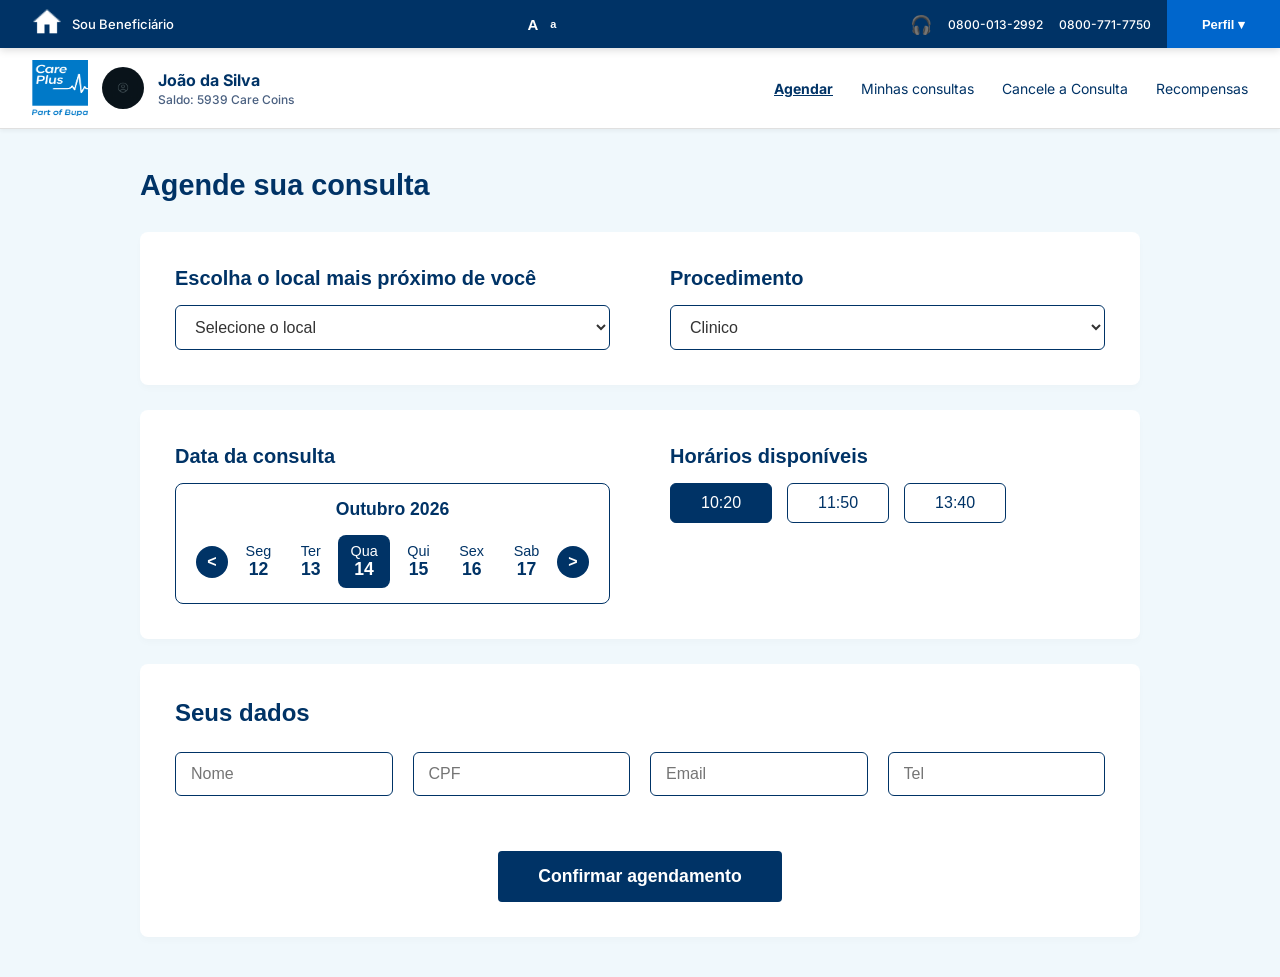
<file: frontend/html/agendamento.html>
<!DOCTYPE html>
<html lang="pt-br">
<head>
    <meta charset="UTF-8">
    <meta name="viewport" content="width=device-width, initial-scale=1.0">
    <title>Agendamento</title>
    <link rel="stylesheet" href="../css/navbar.css" />
    <link rel="stylesheet" href="../css/agendamento.css" />
</head>
<body>

<div id="navbar-container"></div>

<main class="main-agendamento">

    <h1 class="titulo-pagina">Agende sua consulta</h1>

    <form action="" method="POST" class="formulario-agendamento">

        <section class="card-conteudo">
            <div class="grupo-campo">
                <h2>Escolha o local mais próximo de você</h2>
                <select name="local" id="local" class="input-caixa">
                    <option value="" disabled selected>Selecione o local</option>
                    <option value="unidade1">Unidade Centro</option>
                </select>
            </div>

            <div class="grupo-campo">
                <h2>Procedimento</h2>
                <select name="procedimento" id="procedimento" class="input-caixa">
                    <option value="clinico" selected>Clinico</option>
                    <option value="pediatria">Pediatria</option>
                </select>
            </div>
        </section>

        <section class="card-conteudo">
            <div class="grupo-campo data-consulta">
                <h2>Data da consulta</h2>

                <div class="calendario-widget">
                    <h3 class="mes-ano">Outubro 2026</h3>
                    <div class="seletor-dias">
                        <button type="button" class="btn-seta" aria-label="Voltar semana">&lt;</button>

                        <div class="dia-item">
                            <span class="dia-semana">Seg</span>
                            <span class="dia-numero">12</span>
                        </div>
                        <div class="dia-item">
                            <span class="dia-semana">Ter</span>
                            <span class="dia-numero">13</span>
                        </div>
                        <div class="dia-item selecionado">
                            <span class="dia-semana">Qua</span>
                            <span class="dia-numero">14</span>
                        </div>
                        <div class="dia-item">
                            <span class="dia-semana">Qui</span>
                            <span class="dia-numero">15</span>
                        </div>
                        <div class="dia-item">
                            <span class="dia-semana">Sex</span>
                            <span class="dia-numero">16</span>
                        </div>
                        <div class="dia-item">
                            <span class="dia-semana">Sab</span>
                            <span class="dia-numero">17</span>
                        </div>

                        <button type="button" class="btn-seta" aria-label="Avançar semana">&gt;</button>
                    </div>
                </div>
            </div>

            <div class="grupo-campo horarios-disponiveis">
                <h2>Horários disponíveis</h2>
                <div class="botoes-horario">
                    <button type="button" class="btn-hora selecionado">10:20</button>
                    <button type="button" class="btn-hora">11:50</button>
                    <button type="button" class="btn-hora">13:40</button>
                </div>
            </div>
        </section>

        <section class="card-conteudo dados-pessoais">
            <h2>Seus dados</h2>
            <div class="linha-inputs">
                <input type="text" name="nome" placeholder="Nome" class="input-caixa">
                <input type="text" name="cpf" placeholder="CPF" class="input-caixa">
                <input type="email" name="email" placeholder="Email" class="input-caixa">
                <input type="tel" name="telefone" placeholder="Tel" class="input-caixa">
            </div>

            <div class="container-botoes-rodape">
                <button type="button" class="btn-acao" onclick="window.location.href='minhas-consultas.html'">Confirmar agendamento</button>
            </div>

        </section>

    </form>
</main>
<script src="../js/navbar.js"></script>
<script>
    fetch('../html/navbar.html')
        .then(res => res.text())
        .then(html => {
            document.getElementById('navbar-container').innerHTML = html;
            initNavbar();
        });
</script>
</body>
</html>
</file>
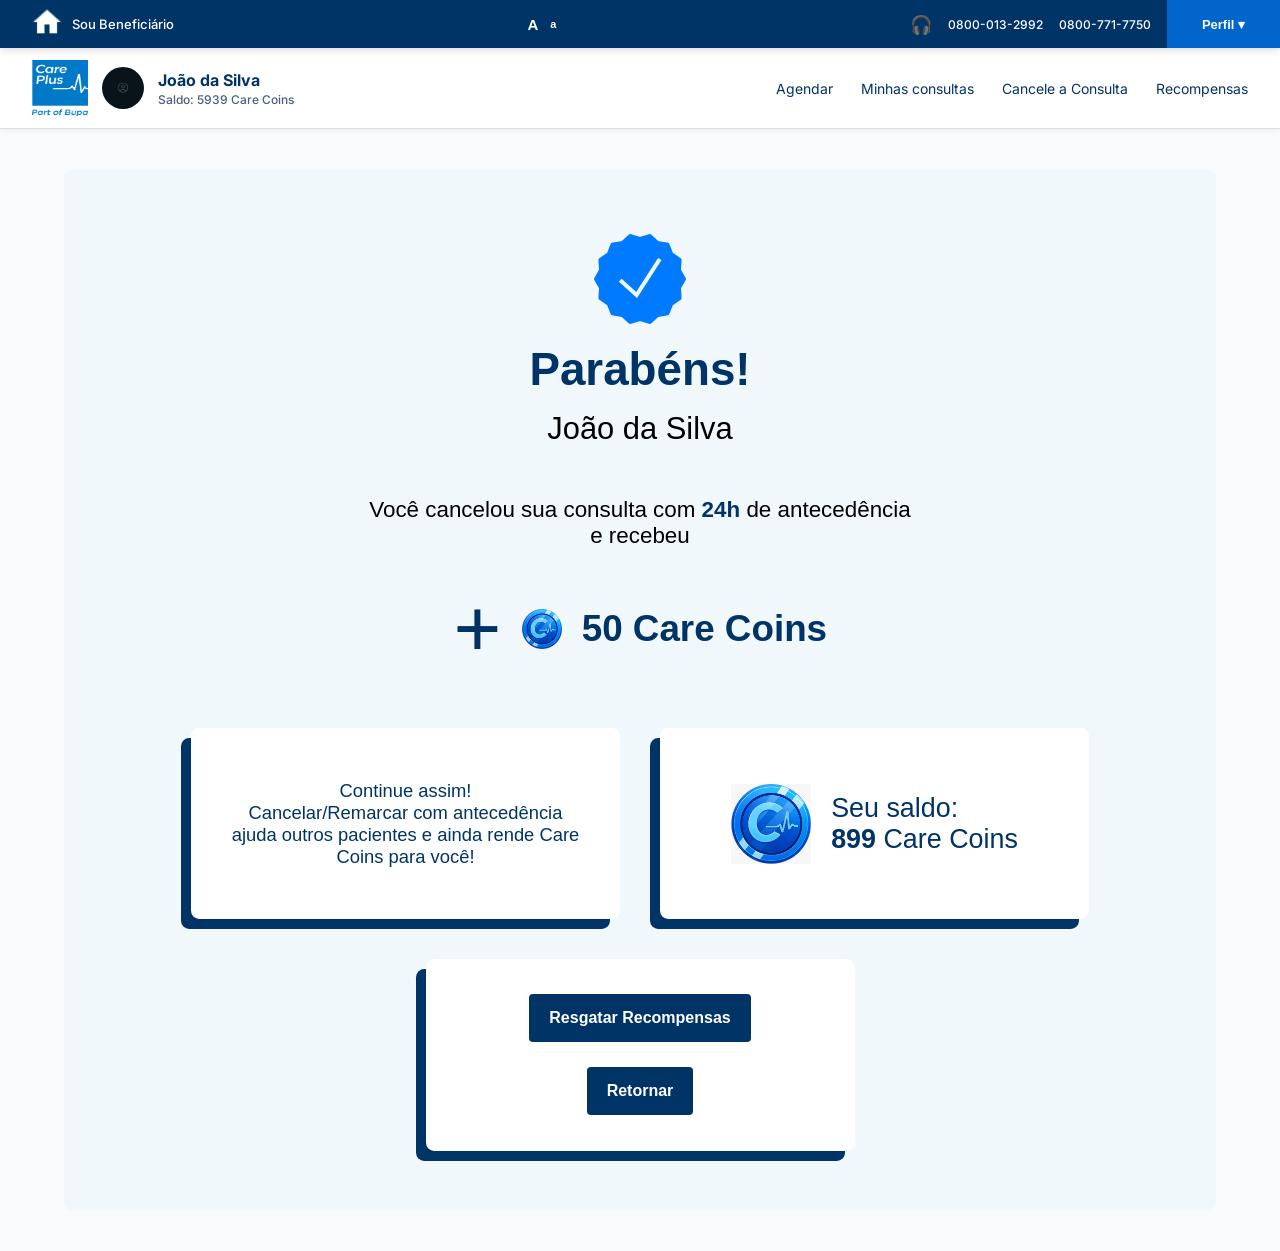
<file: frontend/html/cancelamento-sucesso.html>
<!DOCTYPE html>
<html lang="pt-br">
<head>
    <meta charset="UTF-8">
    <meta name="viewport" content="width=device-width, initial-scale=1.0">
    <title>Cancelamento</title>
    <link rel="stylesheet" href="../css/navbar.css" />
    <link rel="stylesheet" href="../css/cancelamento-sucesso.css" />
</head>
<body>

<div id="navbar-container"></div>

<main>
    <section>
        <div class="section_main">
            <div class="parabenizacao">
                <img src="../imagens/check-azul.png" alt="">
                <h1 class="parabens">Parabéns!</h1>
                <p>João da Silva</p>
            </div>

            <div class="mensagem">
                <p class="mensagem_principal">Você cancelou sua consulta com <strong>24h</strong> de antecedência<br>e recebeu
                </p>
                <p class="mensagem_carepoints"><strong class="destaque">+</strong> <img src="../imagens/care-coins.png" alt="" style="width: 40px; height: 40px;"> 50 Care Coins</p>
            </div>

            <div class="cards">
                <div class="card_1">
                    <p>Continue assim!<br>
                        Cancelar/Remarcar com antecedência
                        ajuda outros pacientes e
                        ainda rende Care Coins para você!</p>
                </div>

                <div class="card_2">
                    <img src="../imagens/care-coins.png" alt="" style="width: 80px; height: 80px;">
                    <div class="card_2_text">
                        <p>Seu saldo:</p>
                        <p><strong>899</strong> Care Coins</p>
                    </div>
                </div>

                <div class="card_3">
                    <a href="recompensas.html">Resgatar Recompensas</a>
                    <a href="minhas-consultas.html">Retornar</a>
                </div>
            </div>
        </div>

    </section>
</main>
<script src="../js/navbar.js"></script>
<script>
    fetch('../html/navbar.html')
        .then(res => res.text())
        .then(html => {
            document.getElementById('navbar-container').innerHTML = html;
            initNavbar();
        });
</script>
</body>
</html>
</file>
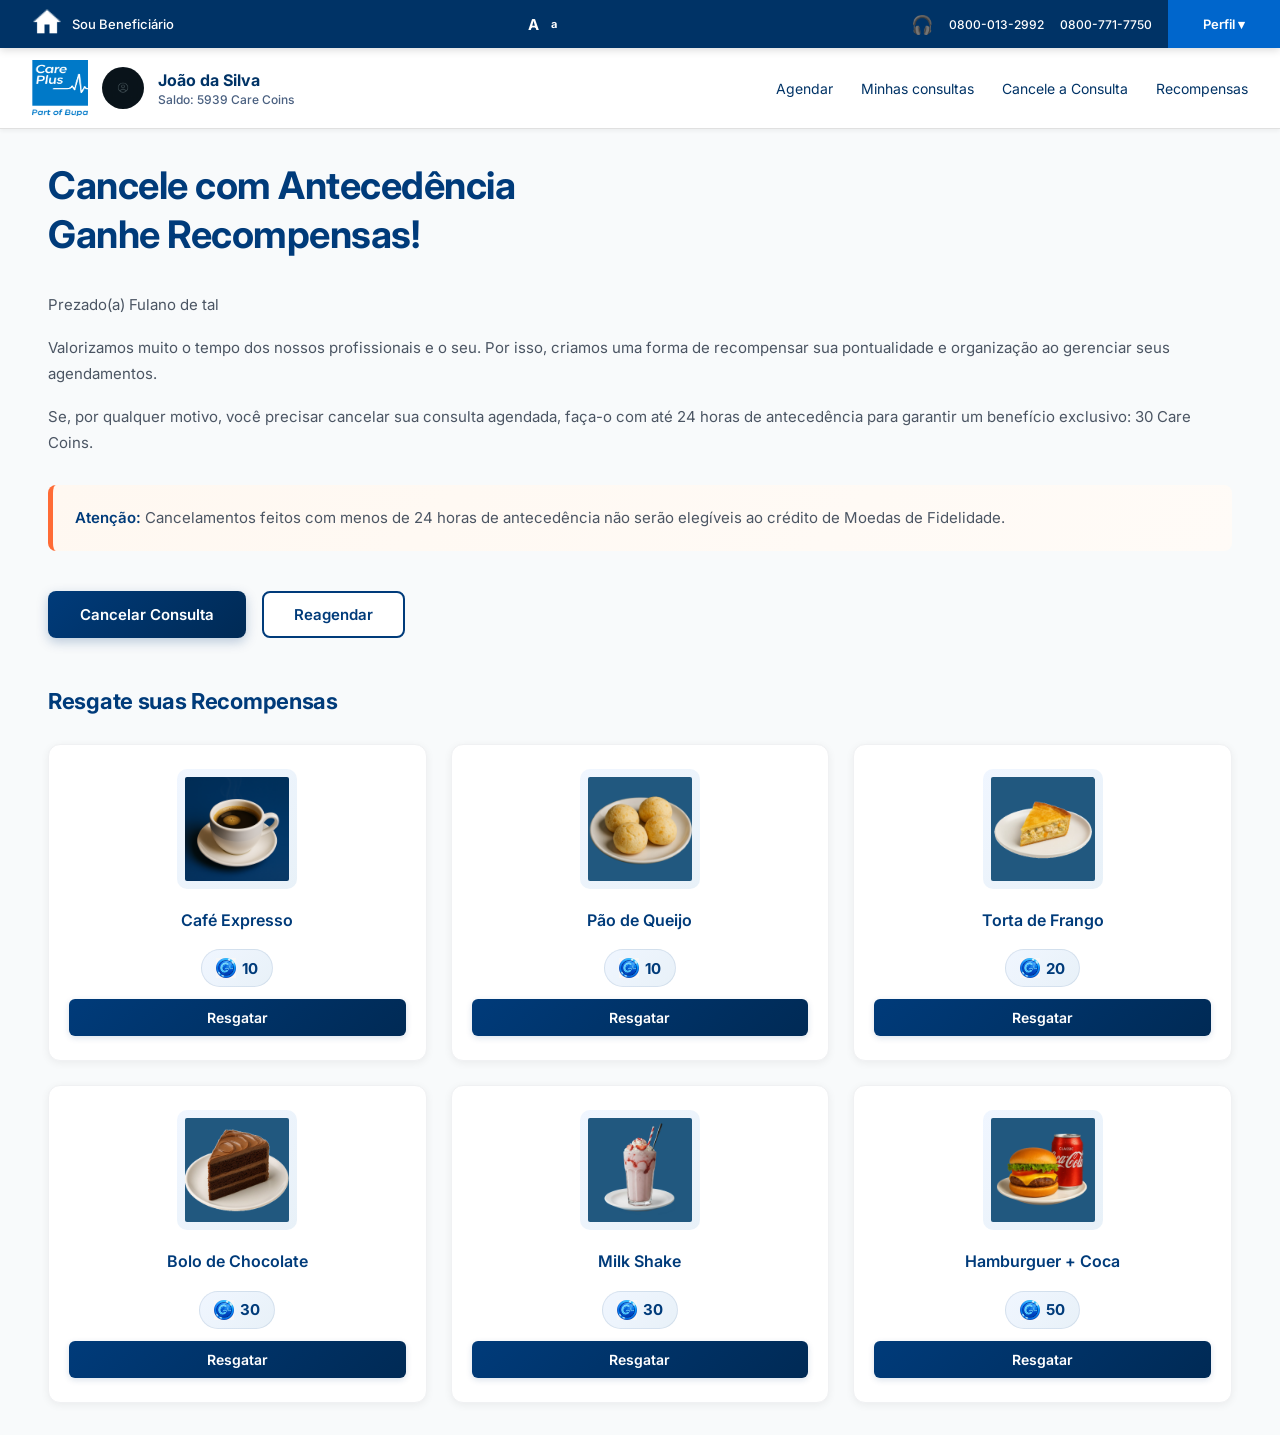
<file: frontend/html/Cancelamento.html>
<!DOCTYPE html>
<html lang="pt-BR">
<head>
    <meta charset="UTF-8" />
    <meta name="viewport" content="width=device-width, initial-scale=1.0" />
    <title>Cancelamento — Care Plus</title>
    <link rel="stylesheet" href="../css/navbar.css" />
    <link rel="stylesheet" href="../css/lembretes.css" />
    <link rel="stylesheet" href="../css/Cancelamento.css" />
</head>
<body>

<div id="navbar-container"></div>

<main class="page-body">

  <section class="texto">
    <h1 class="page-title">Cancele com Antecedência<br>Ganhe Recompensas!</h1>

    <p class="saudacao">Prezado(a) Fulano de tal</p>

    <p>Valorizamos muito o tempo dos nossos profissionais e o seu. Por isso, criamos uma forma de recompensar sua pontualidade e organização ao gerenciar seus agendamentos.</p>

    <p>Se, por qualquer motivo, você precisar cancelar sua consulta agendada, faça-o com até 24 horas de antecedência para garantir um benefício exclusivo: 30 Care Coins.</p>

    <p class="atencao"><strong>Atenção:</strong> Cancelamentos feitos com menos de 24 horas de antecedência não serão elegíveis ao crédito de Moedas de Fidelidade.</p>

    <div class="botoes">
      <button class="btn-primary">Cancelar Consulta</button>
      <button class="btn-secondary">Reagendar</button>
    </div>
  </section>

  <section class="cards-section">
    <div class="section-row">
      <span class="section-title">Resgate suas Recompensas</span>
    </div>

    <div class="cards-grid">
      <div class="card">
        <img src="../imagens/Café Expresso.png" alt="Café Expresso">
        <h3>Café Expresso</h3>
        <div class="card-footer">
          <span class="moedas"><img src="../imagens/Care Coins.png" alt="Care Coins"> 10</span>
          <button class="btn-resgatar">Resgatar</button>
        </div>
      </div>

      <div class="card">
        <img src="../imagens/Pao de Queijo.png" alt="Pão de Queijo">
        <h3>Pão de Queijo</h3>
        <div class="card-footer">
          <span class="moedas"><img src="../imagens/Care Coins.png" alt="Care Coins"> 10</span>
          <button class="btn-resgatar">Resgatar</button>
        </div>
      </div>

      <div class="card">
        <img src="../imagens/Torta de Frango.png" alt="Torta de Frango">
        <h3>Torta de Frango</h3>
        <div class="card-footer">
          <span class="moedas"><img src="../imagens/Care Coins.png" alt="Care Coins"> 20</span>
          <button class="btn-resgatar">Resgatar</button>
        </div>
      </div>

      <div class="card">
        <img src="../imagens/Bolo de Chocolate.png" alt="Bolo de Chocolate">
        <h3>Bolo de Chocolate</h3>
        <div class="card-footer">
          <span class="moedas"><img src="../imagens/Care Coins.png" alt="Care Coins"> 30</span>
          <button class="btn-resgatar">Resgatar</button>
        </div>
      </div>

      <div class="card">
        <img src="../imagens/Milk - Shake.png" alt="Milk Shake">
        <h3>Milk Shake</h3>
        <div class="card-footer">
          <span class="moedas"><img src="../imagens/Care Coins.png" alt="Care Coins"> 30</span>
          <button class="btn-resgatar">Resgatar</button>
        </div>
      </div>

      <div class="card">
        <img src="../imagens/Hamburguer%20+%20Coca.png" alt="Hamburguer + Coca">
        <h3>Hamburguer + Coca</h3>
        <div class="card-footer">
          <span class="moedas"><img src="../imagens/Care Coins.png" alt="Care Coins"> 50</span>
          <button class="btn-resgatar">Resgatar</button>
        </div>
      </div>
    </div>
  </section>

</main>

<script src="../js/navbar.js"></script>
<script src="../js/lembretes.js"></script>
</body>
</html>
</file>
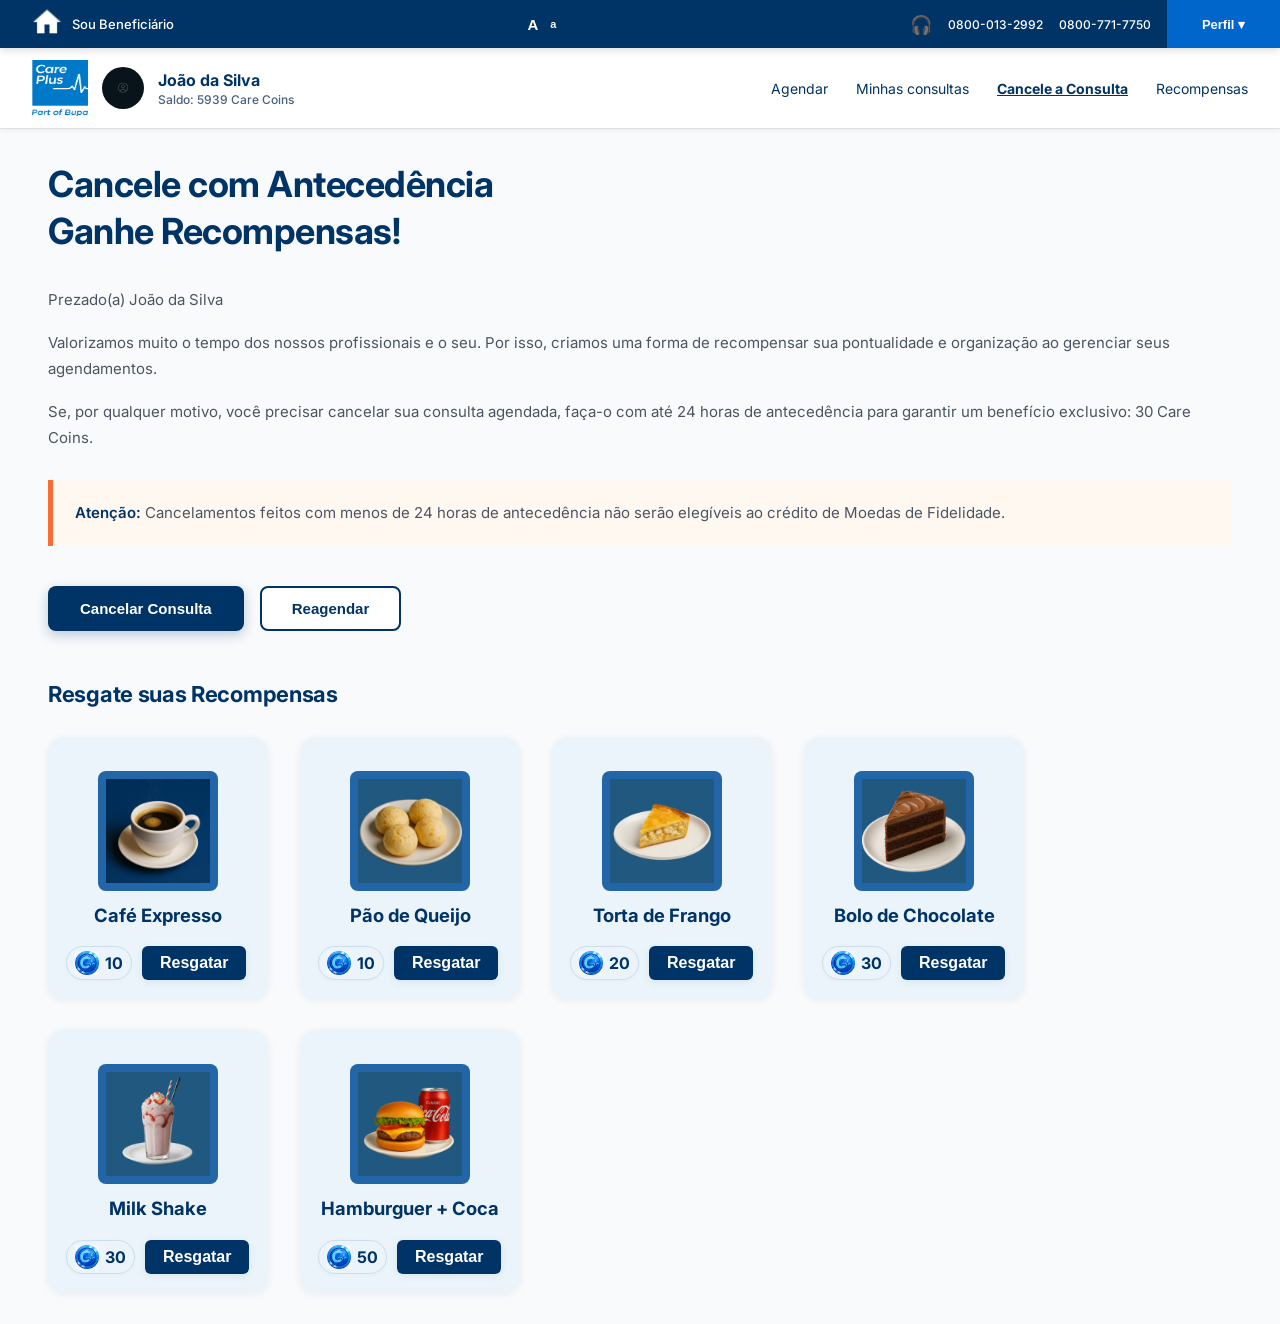
<file: frontend/html/cancelamento.html>
<!DOCTYPE html>
<html lang="pt-BR">
<head>
    <meta charset="UTF-8" />
    <meta name="viewport" content="width=device-width, initial-scale=1.0" />
    <title>Cancelamento — Care Plus</title>
    <link rel="stylesheet" href="../css/navbar.css" />
    <link rel="stylesheet" href="../css/minhas-consultas.css" />
    <link rel="stylesheet" href="../css/cancelamento.css" />
</head>
<body>

<div id="navbar-container"></div>

<main class="page-body">

  <section class="texto">
    <h1 class="page-title">Cancele com Antecedência<br>Ganhe Recompensas!</h1>

    <p class="saudacao">Prezado(a) João da Silva</p>

    <p>Valorizamos muito o tempo dos nossos profissionais e o seu. Por isso, criamos uma forma de recompensar sua pontualidade e organização ao gerenciar seus agendamentos.</p>

    <p>Se, por qualquer motivo, você precisar cancelar sua consulta agendada, faça-o com até 24 horas de antecedência para garantir um benefício exclusivo: 30 Care Coins.</p>

    <p class="atencao"><strong>Atenção:</strong> Cancelamentos feitos com menos de 24 horas de antecedência não serão elegíveis ao crédito de Moedas de Fidelidade.</p>

    <div class="botoes">
      <button class="btn-primary" onclick="window.location.href='http://localhost:63342/gs-careplus/frontend/html/minhas-consultas.html'">Cancelar Consulta</button>
      <button class="btn-secondary" onclick="window.location.href='http://localhost:63342/gs-careplus/frontend/html/reagendamento.html'">Reagendar</button>
    </div>
  </section>

  <section class="cards-section">
    <div class="section-row">
      <span class="section-title">Resgate suas Recompensas</span>
    </div>

    <div class="cards-grid">
      <div class="card">
        <img src="../imagens/Café Expresso.png" alt="Café Expresso">
        <h3>Café Expresso</h3>
        <div class="card-footer">
          <span class="moedas"><img src="../imagens/care-coins.png" alt="Care Coins"> 10</span>
          <button class="btn-resgatar">Resgatar</button>
        </div>
      </div>

      <div class="card">
        <img src="../imagens/Pao de Queijo.png" alt="Pão de Queijo">
        <h3>Pão de Queijo</h3>
        <div class="card-footer">
          <span class="moedas"><img src="../imagens/care-coins.png" alt="Care Coins"> 10</span>
          <button class="btn-resgatar">Resgatar</button>
        </div>
      </div>

      <div class="card">
        <img src="../imagens/Torta de Frango.png" alt="Torta de Frango">
        <h3>Torta de Frango</h3>
        <div class="card-footer">
          <span class="moedas"><img src="../imagens/care-coins.png" alt="Care Coins"> 20</span>
          <button class="btn-resgatar">Resgatar</button>
        </div>
      </div>

      <div class="card">
        <img src="../imagens/Bolo de Chocolate.png" alt="Bolo de Chocolate">
        <h3>Bolo de Chocolate</h3>
        <div class="card-footer">
          <span class="moedas"><img src="../imagens/care-coins.png" alt="Care Coins"> 30</span>
          <button class="btn-resgatar">Resgatar</button>
        </div>
      </div>

      <div class="card">
        <img src="../imagens/Milk - Shake.png" alt="Milk Shake">
        <h3>Milk Shake</h3>
        <div class="card-footer">
          <span class="moedas"><img src="../imagens/care-coins.png" alt="Care Coins"> 30</span>
          <button class="btn-resgatar">Resgatar</button>
        </div>
      </div>

      <div class="card">
        <img src="../imagens/Hamburguer%20+%20Coca.png" alt="Hamburguer + Coca">
        <h3>Hamburguer + Coca</h3>
        <div class="card-footer">
          <span class="moedas"><img src="../imagens/care-coins.png" alt="Care Coins"> 50</span>
          <button class="btn-resgatar">Resgatar</button>
        </div>
      </div>
    </div>
  </section>

</main>

<script src="../js/navbar.js"></script>
<script>
    fetch('../html/navbar.html')
      .then(res => res.text())
      .then(html => {
        document.getElementById('navbar-container').innerHTML = html;
        initNavbar();
      });
</script>
</body>
</html>
</file>
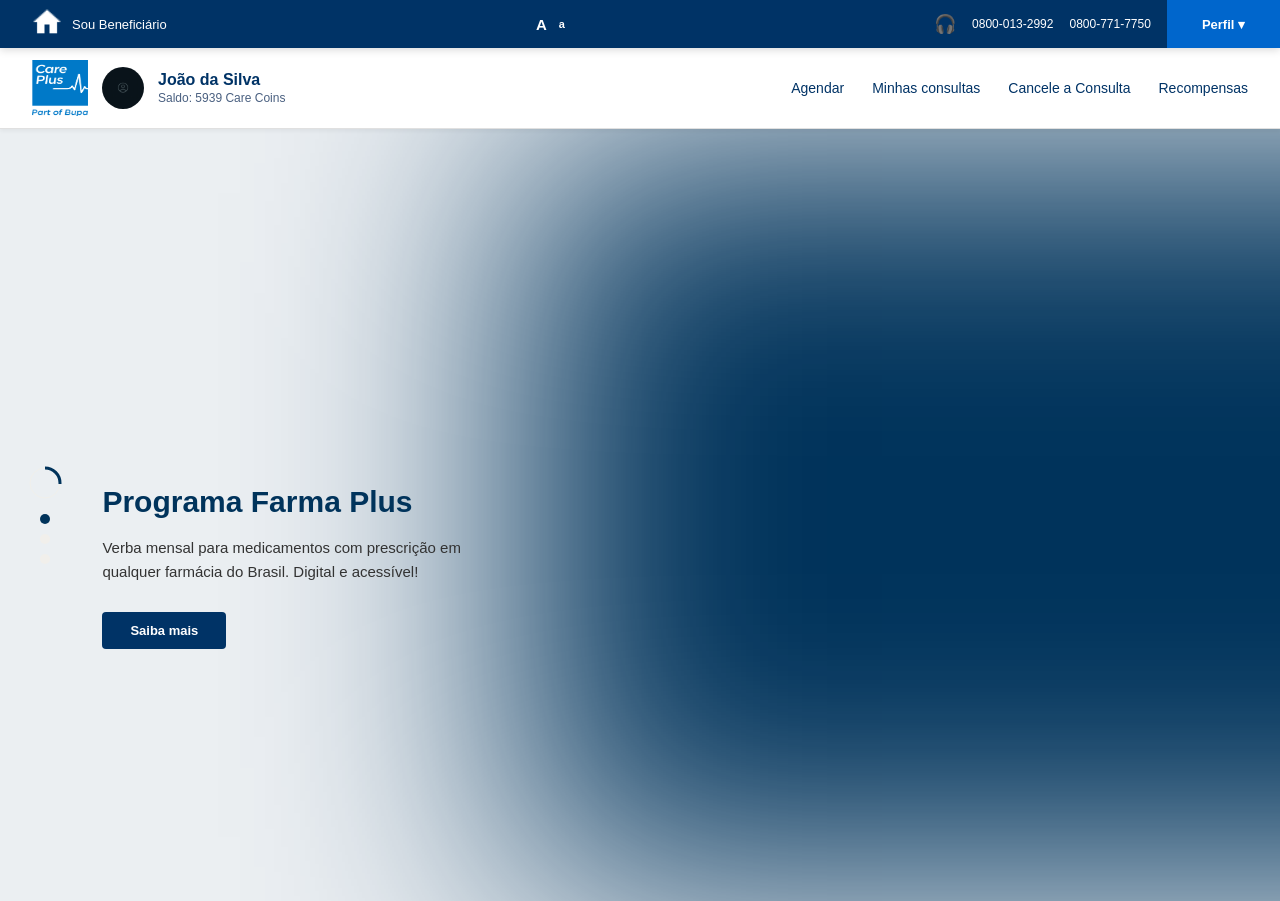
<file: frontend/html/dashboard.html>
<!DOCTYPE html>
<html lang="pt-BR">
<head>
    <meta charset="UTF-8"/>
    <meta name="viewport" content="width=device-width, initial-scale=1.0"/>
    <title>Dashboard — Care Plus</title>
    <link rel="stylesheet" href="../css/navbar.css"/>
    <link rel="stylesheet" href="../css/dashboard.css"/>
</head>
<body>

<div id="navbar-container"></div>

<div class="dashboard">

    <section class="home-banner">
        <div id="carousel-banner">

            <div class="stepper">
                <div class="play-carrousel">
                    <div class="play" id="play-btn">
                        <svg id="svg" width="34" height="34" viewBox="0 0 34 34" xmlns="http://www.w3.org/2000/svg">
                            <circle cx="17" cy="17" r="15" fill="transparent" stroke="#f1efeb" stroke-dasharray="94" stroke-dashoffset="0"/>
                            <circle id="progress-bar" cx="17" cy="17" r="15" fill="transparent" stroke="#00335b" stroke-dasharray="94" stroke-dashoffset="94" class="bar"/>
                        </svg>
                    </div>
                    <ul class="steps" id="steps">
                        <li class="step active"></li>
                        <li class="step"></li>
                        <li class="step"></li>
                    </ul>
                </div>
            </div>

            <div class="item active" style="background-image:url('https://cdn.careplus.com.br/gerinstitucional/Src/Images/Banner/f4cd927ae5f9897549a0b2ba71ce07951a1507b5.png')">
                <div class="container">
                    <div class="columns">
                        <div class="column banner-home-description">
                            <h1 class="banner-title">Programa Farma Plus</h1>
                            <p class="banner-content">Verba mensal para medicamentos com prescrição em qualquer farmácia do Brasil. Digital e acessível!</p>
                            <a href="#" class="btn-banner">Saiba mais</a>
                        </div>
                    </div>
                </div>
            </div>

            <div class="item" style="background-image:url('https://cdn.careplus.com.br/gerinstitucional/Src/Images/Banner/a328507c0dcf62e58e3ce48b9533e69fa385437c.jpg')">
                <div class="container">
                    <div class="columns">
                        <div class="column banner-home-description">
                            <h2 class="banner-title">Atendimento médico adulto e pediátrico imediato</h2>
                            <p class="banner-content">A qualquer momento e sem sair de casa. Acesse a Blua no APP e clique em Pronto Atendimento Virtual.</p>
                            <a href="#" class="btn-banner">Conheça o Pronto Atendimento Virtual</a>
                        </div>
                    </div>
                </div>
            </div>

            <div class="item" style="background-image:url('https://cdn.careplus.com.br/gerinstitucional/Src/Images/Banner/5b2272810bc3ab5118a82f798d80b71b429657f4.jpg')">
                <div class="container">
                    <div class="columns">
                        <div class="column banner-home-description">
                            <h2 class="banner-title">Care Plus: um conselho para viver melhor</h2>
                            <p class="banner-content">Lembrar-se que agora é um presente.</p>
                            <a href="#" class="btn-banner">Conheça a campanha</a>
                        </div>
                    </div>
                </div>
            </div>

        </div>
    </section>
</div>

<script src="../js/navbar.js"></script>
<script src="../js/dashboard.js"></script>
</body>
</html>
</file>
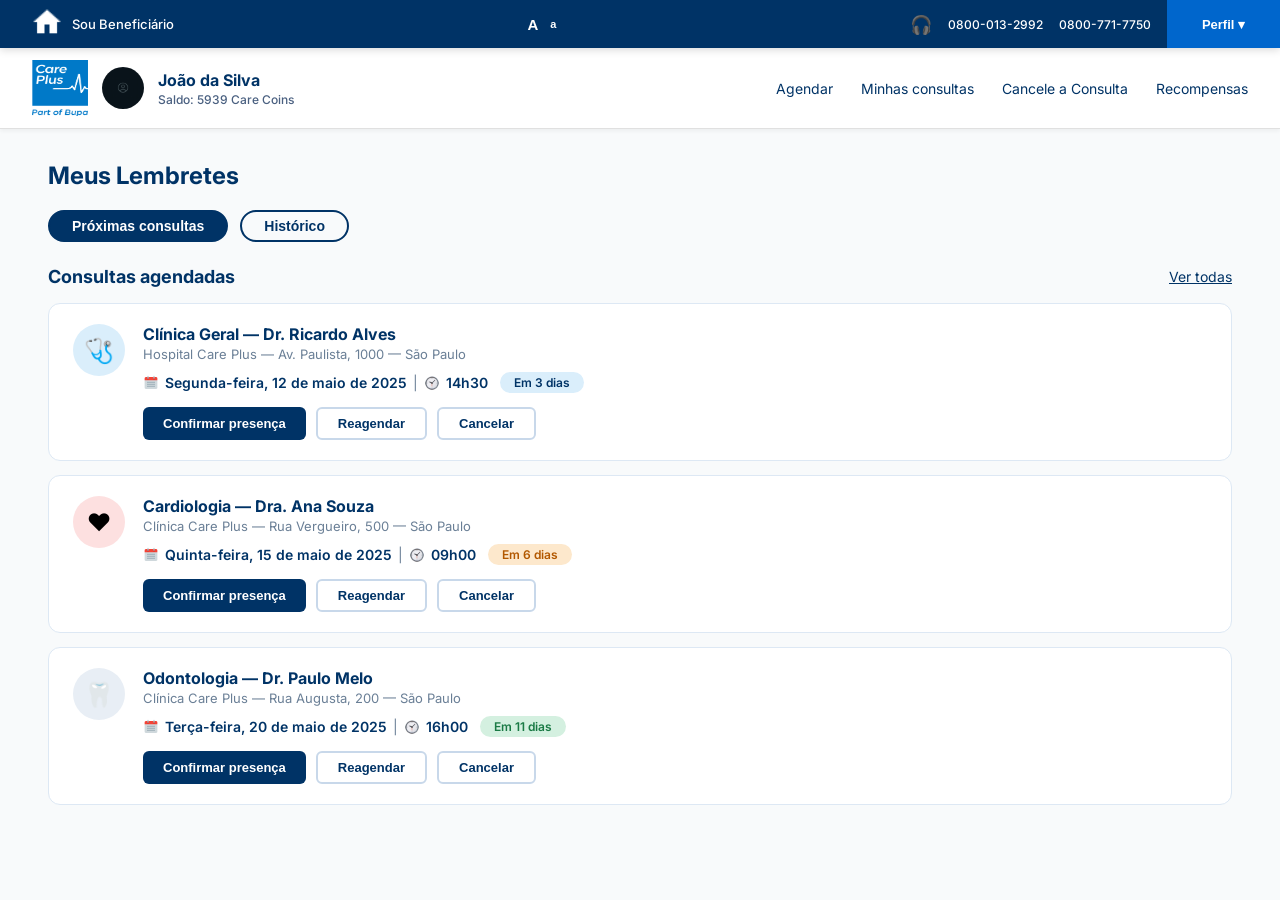
<file: frontend/html/lembretes.html>
<!DOCTYPE html>
<html lang="pt-BR">
<head>
  <meta charset="UTF-8" />
  <meta name="viewport" content="width=device-width, initial-scale=1.0" />
  <title>Meus Lembretes — Care Plus</title>
  <link rel="stylesheet" href="../css/navbar.css" />
  <link rel="stylesheet" href="../css/lembretes.css" />
</head>
<body>

<div id="navbar-container"></div>

<main class="page-body">

  <h1 class="page-title">Meus Lembretes</h1>

  <div class="tab-row">
    <button class="tab tab-active" data-tab="proximas">Próximas consultas</button>
    <button class="tab tab-inactive" data-tab="historico">Histórico</button>
  </div>

  <div class="section-row">
    <span class="section-title" id="section-label">Consultas agendadas</span>
    <span class="ver-todas">Ver todas</span>
  </div>

  <div id="lista-lembretes"></div>

</main>

<script src="../js/navbar.js"></script>
<script src="../js/lembretes.js"></script>
</body>
</html>
</file>
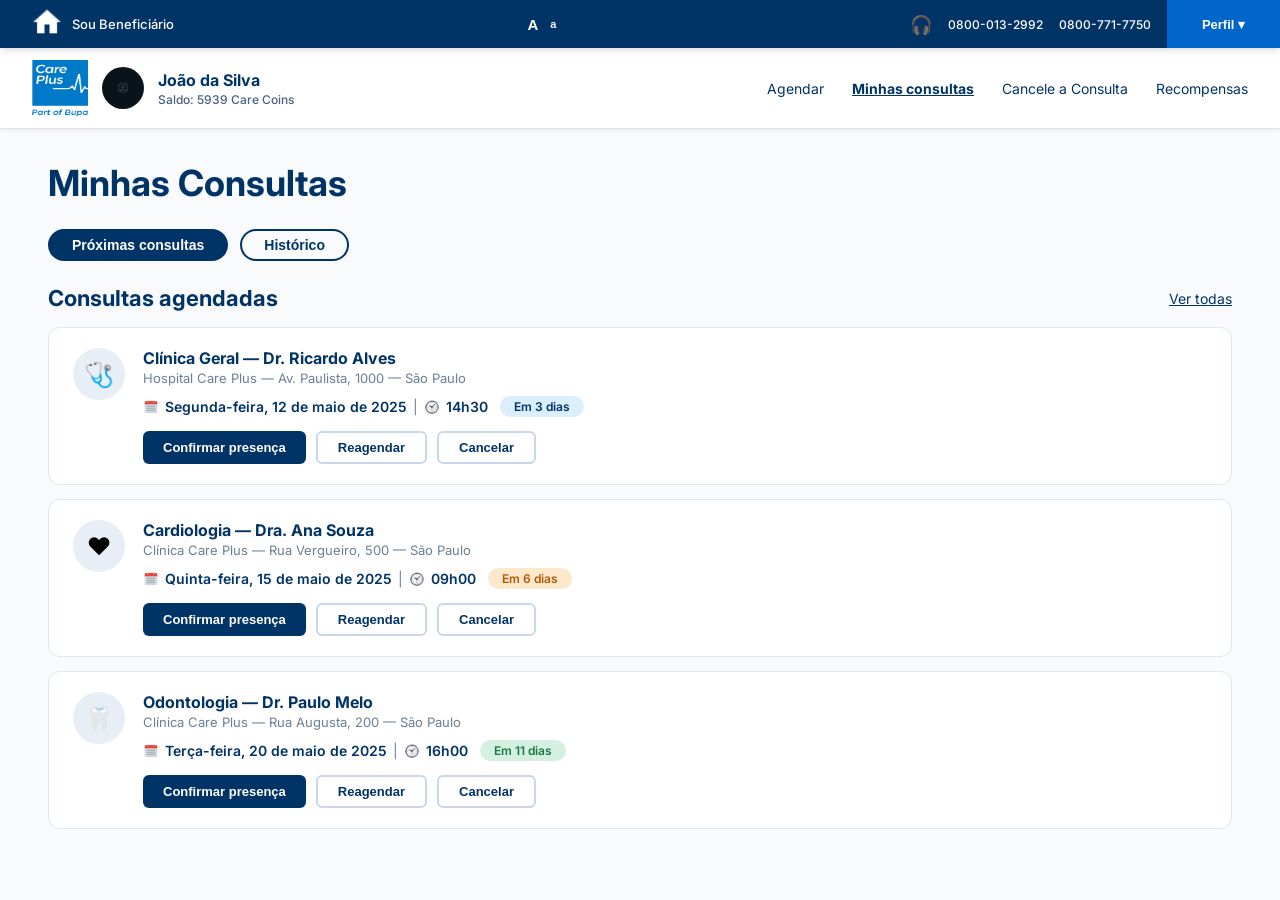
<file: frontend/html/minhas-consultas.html>
<!DOCTYPE html>
<html lang="pt-BR">
<head>
  <meta charset="UTF-8" />
  <meta name="viewport" content="width=device-width, initial-scale=1.0" />
  <title>Meus Lembretes — Care Plus</title>
  <link rel="stylesheet" href="../css/navbar.css" />
  <link rel="stylesheet" href="../css/minhas-consultas.css" />
</head>
<body>

<div id="navbar-container"></div>

<main class="page-body">

  <h1 class="page-title">Minhas Consultas</h1>

  <div class="tab-row">
    <button class="tab tab-active" data-tab="proximas">Próximas consultas</button>
    <button class="tab tab-inactive" data-tab="historico">Histórico</button>
  </div>

  <div class="section-row">
    <span class="section-title" id="section-label">Consultas agendadas</span>
    <span class="ver-todas">Ver todas</span>
  </div>

  <div id="lista-lembretes"></div>

</main>

<script src="../js/navbar.js"></script>
<script src="../js/minhas-consultas.js"></script>
</body>
</html>
</file>
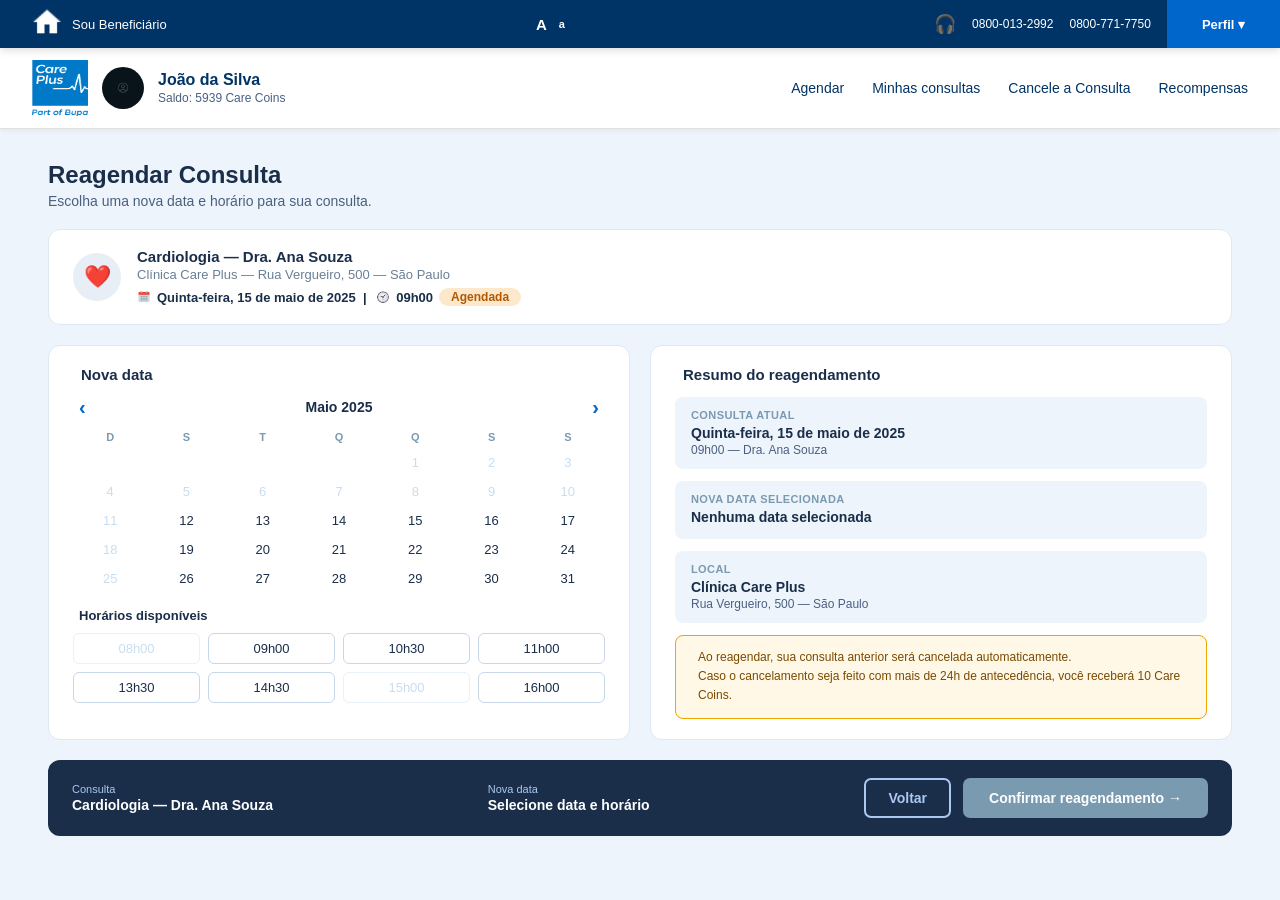
<file: frontend/html/reagendamento.html>
<!DOCTYPE html>
<html lang="pt-BR">
<head>
    <meta charset="UTF-8" />
    <meta name="viewport" content="width=device-width, initial-scale=1.0" />
    <title>Reagendar Consulta — Care Plus</title>
    <link rel="stylesheet" href="../css/navbar.css" />
    <link rel="stylesheet" href="../css/reagendamento.css" />
</head>
<body>

<div id="navbar-container"></div>

<main class="page-body">

    <h1 class="page-title">Reagendar Consulta</h1>
    <p class="page-sub">Escolha uma nova data e horário para sua consulta.</p>

    <div id="consulta-atual"></div>

    <div class="grid">
        <div class="card">
            <div class="card-head">
                <i class="ti ti-calendar"></i> Nova data
            </div>
            <div class="cal-header">
                <button class="cal-nav" id="cal-prev">&#8249;</button>
                <span class="cal-month" id="cal-month"></span>
                <button class="cal-nav" id="cal-next">&#8250;</button>
            </div>
            <div class="cal-grid" id="cal-grid"></div>
            <div class="hora-titulo"><i class="ti ti-clock"></i> Horários disponíveis</div>
            <div class="hora-grid" id="hora-grid"></div>
        </div>

        <div class="card">
            <div class="card-head">
                <i class="ti ti-info-circle"></i> Resumo do reagendamento
            </div>
            <div class="info-card">
                <div class="info-item">
                    <div class="info-label">Consulta atual</div>
                    <div class="info-valor" id="resumo-atual-data"></div>
                    <div class="info-valor-sub" id="resumo-atual-hora"></div>
                </div>
                <div class="info-item">
                    <div class="info-label">Nova data selecionada</div>
                    <div class="info-valor" id="resumo-nova-data">Nenhuma data selecionada</div>
                    <div class="info-valor-sub" id="resumo-nova-hora"></div>
                </div>
                <div class="info-item">
                    <div class="info-label">Local</div>
                    <div class="info-valor" id="resumo-local"></div>
                    <div class="info-valor-sub" id="resumo-endereco"></div>
                </div>
                <div class="aviso">
                    <i class="ti ti-alert-circle"></i>
                    Ao reagendar, sua consulta anterior será cancelada automaticamente. <br>
                    Caso o cancelamento seja feito com mais de 24h de antecedência, você receberá 10 Care Coins.
                </div>
            </div>
        </div>
    </div>

    <div class="resumo-box">
        <div class="resumo-info">
            <div class="resumo-label">Consulta</div>
            <div class="resumo-valor" id="barra-consulta"></div>
        </div>
        <div class="resumo-info">
            <div class="resumo-label">Nova data</div>
            <div class="resumo-valor" id="barra-data">Selecione data e horário</div>
        </div>
        <div class="btn-row">
            <button class="btn-voltar" id="btn-voltar">Voltar</button>
            <button class="btn-confirmar" id="btn-confirmar">Confirmar reagendamento →</button>
        </div>
    </div>

</main>

<script src="../js/navbar.js"></script>
<script src="../js/reagendamento.js"></script>
</body>
</html>
</file>
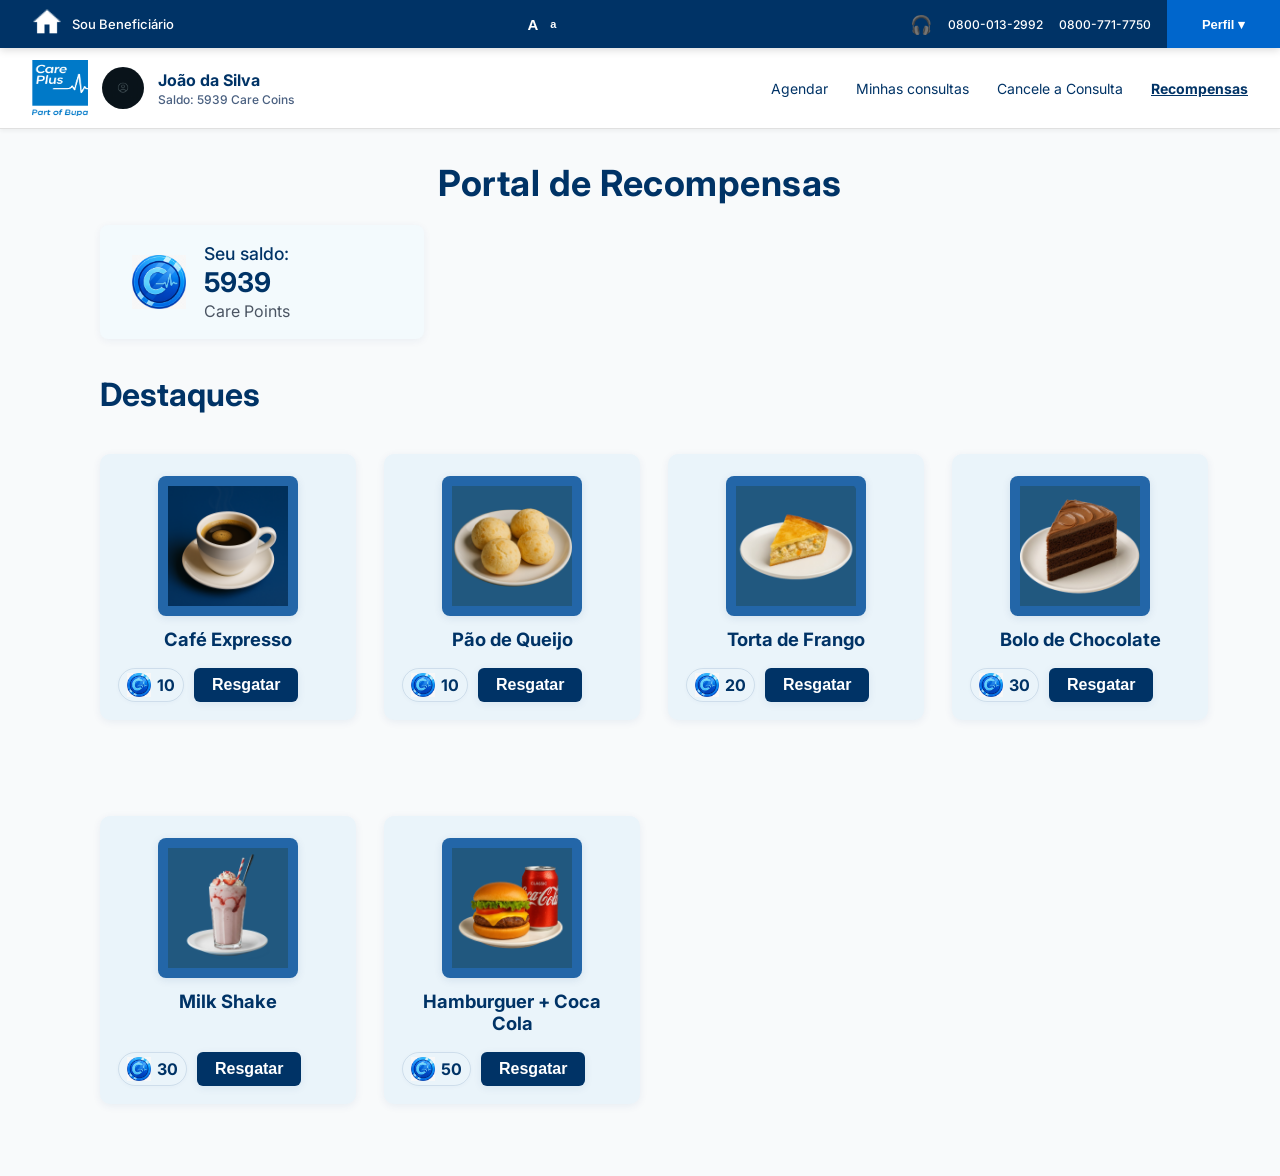
<file: frontend/html/recompensas.html>
<!DOCTYPE html>
<html lang="pt-BR">
<head>
  <meta charset="UTF-8">
  <meta name="viewport" content="width=device-width, initial-scale=1.0" />
  <title>Recompensas - Care Plus</title>
  <link rel="stylesheet" href="../css/navbar.css">
  <link rel="stylesheet" href="../css/recompensas.css">
</head>
<body>
  <div id="navbar-container"></div>

  <main class="main-content">
    <h1 class="page-title">Portal de Recompensas</h1>
    <section class="saldo-section">
      <div class="saldo-box">
        <img src="../imagens/care-coins.png" alt="Care Coins" class="saldo-coin">
        <div class="saldo-info">
          <span class="saldo-label">Seu saldo:</span>
          <span class="saldo-value">5939</span>
          <span class="saldo-moeda">Care Points</span>
        </div>
      </div>
    </section>

    <section class="destaques-section">
      <h2 class="destaques-title">Destaques</h2>
      <div class="cards-grid">
        <div class="reward-card">
          <div class="card-img-box">
            <img src="../imagens/Café Expresso.png" alt="Café Expresso" class="reward-img">
          </div>
          <span class="reward-name">Café Expresso</span>
          <div class="reward-footer">
            <span class="reward-value-display">
              <img src="../imagens/care-coins.png" alt="Care Coins" class="coin-icon-card">
              <span class="reward-value">10</span>
            </span>
            <button class="btn-resgatar">Resgatar</button>
          </div>
        </div>
        <div class="reward-card">
          <div class="card-img-box">
            <img src="../imagens/Pao de Queijo.png" alt="Pão de Queijo" class="reward-img">
          </div>
          <span class="reward-name">Pão de Queijo</span>
          <div class="reward-footer">
            <span class="reward-value-display">
              <img src="../imagens/care-coins.png" alt="Care Coins" class="coin-icon-card">
              <span class="reward-value">10</span>
            </span>
            <button class="btn-resgatar">Resgatar</button>
          </div>
        </div>
        <div class="reward-card">
          <div class="card-img-box">
            <img src="../imagens/Torta de Frango.png" alt="Torta de Frango" class="reward-img">
          </div>
          <span class="reward-name">Torta de Frango</span>
          <div class="reward-footer">
            <span class="reward-value-display">
              <img src="../imagens/care-coins.png" alt="Care Coins" class="coin-icon-card">
              <span class="reward-value">20</span>
            </span>
            <button class="btn-resgatar">Resgatar</button>
          </div>
        </div>
        <div class="reward-card">
          <div class="card-img-box">
            <img src="../imagens/Bolo de Chocolate.png" alt="Bolo de Chocolate" class="reward-img">
          </div>
          <span class="reward-name">Bolo de Chocolate</span>
          <div class="reward-footer">
            <span class="reward-value-display">
              <img src="../imagens/care-coins.png" alt="Care Coins" class="coin-icon-card">
              <span class="reward-value">30</span>
            </span>
            <button class="btn-resgatar">Resgatar</button>
          </div>
        </div>
        <div class="reward-card">
          <div class="card-img-box">
            <img src="../imagens/Milk - Shake.png" alt="Milk Shake" class="reward-img">
          </div>
          <span class="reward-name">Milk Shake</span>
          <div class="reward-footer">
            <span class="reward-value-display">
              <img src="../imagens/care-coins.png" alt="Care Coins" class="coin-icon-card">
              <span class="reward-value">30</span>
            </span>
            <button class="btn-resgatar">Resgatar</button>
          </div>
        </div>
        <div class="reward-card">
          <div class="card-img-box">
            <img src="../imagens/Hamburguer + Coca.png" alt="Hamburguer + Coca Cola" class="reward-img">
          </div>
          <span class="reward-name">Hamburguer + Coca Cola</span>
          <div class="reward-footer">
            <span class="reward-value-display">
              <img src="../imagens/care-coins.png" alt="Care Coins" class="coin-icon-card">
              <span class="reward-value">50</span>
            </span>
            <button class="btn-resgatar">Resgatar</button>
          </div>
        </div>
      </div>
    </section>
  </main>
  <script src="../js/navbar.js"></script>
  <script>
    fetch('../html/navbar.html')
      .then(res => res.text())
      .then(html => {
        document.getElementById('navbar-container').innerHTML = html;
        initNavbar();
      });
  </script>
</body>
</html>
</file>
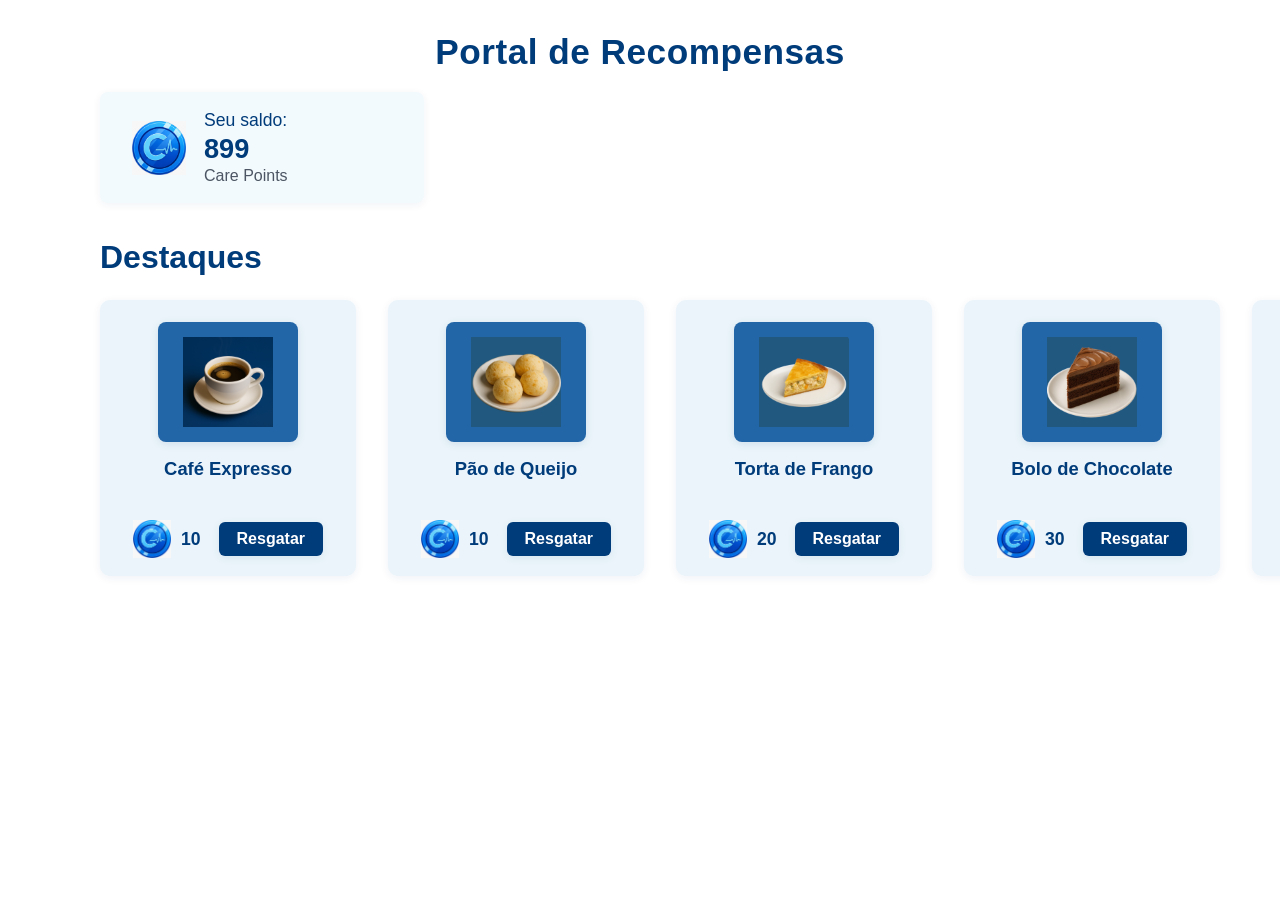
<file: frontend/html/recompensasEstatico.html>
<!DOCTYPE html>
<html lang="pt-BR">
<head>
  <meta charset="UTF-8">
  <title>Recompensas - Care Plus</title>
  <link rel="stylesheet" href="../css/navbar.css">
  <link rel="stylesheet" href="../css/recompensasEstatico.css">
  <meta name="viewport" content="width=device-width, initial-scale=1.0">
</head>
<body>
  <!-- Navbar já existente -->
  <div id="navbar-container"></div>

  <main class="main-content">
    <h1 class="page-title">Portal de Recompensas</h1>
    <section class="saldo-section">
      <div class="saldo-box">
        <img src="../imagens/Care Coins.png" alt="Care Coins" class="saldo-coin">
        <div class="saldo-info">
          <span class="saldo-label">Seu saldo:</span>
          <span class="saldo-value">899</span>
          <span class="saldo-moeda">Care Points</span>
        </div>
      </div>
    </section>

    <section class="destaques-section">
      <h2 class="destaques-title">Destaques</h2>
      <div class="cards-grid">
        <div class="reward-card">
          <div class="card-img-box">
            <img src="../imagens/Café Expresso.png" alt="Café Expresso" class="reward-img">
          </div>
          <span class="reward-name">Café Expresso</span>
          <div class="reward-footer">
            <img src="../imagens/Care Coins.png" alt="Care Coins" class="coin-icon-card">
            <span class="reward-value">10</span>
            <button class="btn-resgatar">Resgatar</button>
          </div>
        </div>
        <div class="reward-card">
          <div class="card-img-box">
            <img src="../imagens/Pao de Queijo.png" alt="Pão de Queijo" class="reward-img">
          </div>
          <span class="reward-name">Pão de Queijo</span>
          <div class="reward-footer">
            <img src="../imagens/Care Coins.png" alt="Care Coins" class="coin-icon-card">
            <span class="reward-value">10</span>
            <button class="btn-resgatar">Resgatar</button>
          </div>
        </div>
        <div class="reward-card">
          <div class="card-img-box">
            <img src="../imagens/Torta de Frango.png" alt="Torta de Frango" class="reward-img">
          </div>
          <span class="reward-name">Torta de Frango</span>
          <div class="reward-footer">
            <img src="../imagens/Care Coins.png" alt="Care Coins" class="coin-icon-card">
            <span class="reward-value">20</span>
            <button class="btn-resgatar">Resgatar</button>
          </div>
        </div>
        <div class="reward-card">
          <div class="card-img-box">
            <img src="../imagens/Bolo de Chocolate.png" alt="Bolo de Chocolate" class="reward-img">
          </div>
          <span class="reward-name">Bolo de Chocolate</span>
          <div class="reward-footer">
            <img src="../imagens/Care Coins.png" alt="Care Coins" class="coin-icon-card">
            <span class="reward-value">30</span>
            <button class="btn-resgatar">Resgatar</button>
          </div>
        </div>
        <div class="reward-card">
          <div class="card-img-box">
            <img src="../imagens/Hamburguer + Coca.png" alt="Hamburguer + Coca Cola" class="reward-img">
          </div>
          <span class="reward-name">Hamburguer + Coca Cola</span>
          <div class="reward-footer">
            <img src="../imagens/Care Coins.png" alt="Care Coins" class="coin-icon-card">
            <span class="reward-value">50</span>
            <button class="btn-resgatar">Resgatar</button>
          </div>
        </div>
      </div>
    </section>
  </main>
</body>
</html>
</file>
<file: frontend/css/navbar.css>
@import url('https://fonts.googleapis.com/css2?family=Inter:wght@400;500;600;700&display=swap');

html, body {
  margin: 0;
  padding: 0;
  font-family: 'Inter', -apple-system, BlinkMacSystemFont, 'Segoe UI', sans-serif;
}

.navbar-top {
  background: #003366;
  padding: 0;
  height: 48px;
  position: sticky;
  top: 0;
  z-index: 1000;
  width: 100%;
  box-shadow: 0 2px 8px rgba(0, 0, 0, 0.15);
}

.navbar-top-container {
  max-width: 100%;
  height: 100%;
  padding: 0 0 0 32px;
  display: flex;
  justify-content: space-between;
  align-items: center;
  gap: 20px;
}

.navbar-home {
  display: flex;
  align-items: center;
  gap: 10px;
  min-width: fit-content;
}

.home-icon {
  color: white;
  font-size: 18px;
  text-decoration: none;
  cursor: pointer;
  transition: opacity 0.2s;
}

.home-icon:hover {
  opacity: 0.8;
}

.home-text {
  color: white;
  font-size: 13px;
  font-weight: 500;
  white-space: nowrap;
}

.navbar-font-center {
  flex: 1;
  display: flex;
  justify-content: center;
}

.font-size-group {
  display: flex;
  align-items: center;
  gap: 4px;
}

.font-btn {
  background: transparent;
  border: none;
  color: white;
  cursor: pointer;
  font-weight: 700;
  font-size: 15px;
  padding: 2px 4px;
  transition: opacity 0.2s;
  line-height: 1;
}

.font-btn:hover {
  opacity: 0.7;
}

.font-btn.font-small {
  font-size: 11px;
}

.navbar-top-right {
  display: flex;
  align-items: center;
  gap: 16px;
  min-width: fit-content;
}

.contact-icon {
  color: white;
  font-size: 18px;
  display: flex;
  align-items: center;
}

.navbar-contact {
  display: flex;
  flex-direction: row;
  gap: 16px;
  align-items: center;
}

.phone-number {
  color: white;
  font-size: 12px;
  text-decoration: none;
  font-weight: 500;
  white-space: nowrap;
}

.profile-btn {
  background-color: #0066cc;
  color: white;
  border: none;
  padding: 0 35px;
  height: 48px;
  font-weight: 600;
  font-size: 13px;
  cursor: pointer;
  transition: background 0.2s;
  white-space: nowrap;
  align-self: stretch;
}

.profile-btn:hover {
  background-color: #003366;
}

.navbar-bottom {
  background: white;
  border-bottom: 1px solid #e0e0e0;
  width: 100%;
  position: sticky;
  top: 48px;
  z-index: 999;
  box-shadow: 0 2px 4px rgba(0, 0, 0, 0.05);
}

.navbar-bottom-container {
  max-width: 100%;
  padding: 12px 32px;
  display: flex;
  justify-content: space-between;
  align-items: center;
}

.navbar-left-section {
  display: flex;
  align-items: center;
  gap: 14px;
}

.navbar-logo {
  min-width: fit-content;
}

.logo-img {
  width: 56px;
  height: 56px;
  display: block;
}

.navbar-avatar {
  display: flex;
  align-items: center;
}

.avatar-img {
  width: 42px;
  height: 42px;
  border-radius: 50%;
  object-fit: cover;
  display: block;
}

.navbar-user-info {
  display: flex;
  flex-direction: column;
  gap: 2px;
}

.user-name {
  color: #003366;
  font-weight: 700;
  font-size: 16px;
}

.user-coins {
  color: #4a6080;
  font-size: 12px;
  font-weight: 500;
}

.navbar-right-section {
  display: flex;
  align-items: center;
  gap: 28px;
}

.navbar-action {
  color: #003366;
  text-decoration: none;
  font-size: 14px;
  font-weight: 400;
  transition: opacity 0.2s;
  white-space: nowrap;
}

.navbar-action-bold {
  font-weight: 700;
  text-decoration: underline;
}

.navbar-action:hover {
  opacity: 0.7;
}

.home-img {
  width: 30px;
  height: 30px;
  object-fit: contain;
  filter: brightness(0) invert(1);
}

.dropdown-wrapper {
  position: relative;
}

.dropdown-btn {
  background: transparent;
  border: 2px solid #003366;
  border-radius: 20px;
  color: #003366;
  font-size: 13px;
  font-weight: 600;
  padding: 5px 14px;
  cursor: pointer;
  transition: background 0.2s, color 0.2s;
  font-family: 'Inter', -apple-system, BlinkMacSystemFont, 'Segoe UI', sans-serif;
}

.dropdown-btn:hover {
  background: #003366;
  color: #fff;
}

.dropdown-menu {
  display: none;
  position: absolute;
  top: calc(100% + 10px);
  left: 0;
  background: #fff;
  border: 1px solid #dde8f4;
  border-radius: 12px;
  box-shadow: 0 8px 24px rgba(0, 0, 0, 0.1);
  min-width: 240px;
  z-index: 1100;
  overflow: hidden;
}

.dropdown-menu.open {
  display: block;
}

.dropdown-header {
  display: flex;
  align-items: center;
  gap: 12px;
  padding: 16px;
}

.dropdown-avatar {
  width: 40px;
  height: 40px;
  border-radius: 50%;
  object-fit: cover;
}

.dropdown-nome {
  font-size: 14px;
  font-weight: 700;
  color: #003366;
}

.dropdown-plano {
  font-size: 12px;
  color: #4a6080;
}

.dropdown-divider {
  height: 1px;
  background: #dde8f4;
}

.dropdown-item {
  display: flex;
  align-items: center;
  gap: 10px;
  padding: 11px 16px;
  font-size: 13px;
  color: #003366;
  text-decoration: none;
  transition: background 0.15s;
  font-family: 'Inter', -apple-system, BlinkMacSystemFont, 'Segoe UI', sans-serif;
}

.dropdown-item i {
  font-size: 16px;
  color: #0066cc;
}

.dropdown-item:hover {
  background: #eef4fb;
}

.dropdown-sair {
  color: #c0392b;
}

.dropdown-sair i {
  color: #c0392b;
}

@media (max-width: 992px) {
  .navbar-contact {
    display: none;
  }

  .home-text {
    display: none;
  }

  .profile-btn {
    padding: 6px 16px;
    font-size: 12px;
  }
}

@media (max-width: 768px) {
  .navbar-top-container,
  .navbar-bottom-container {
    padding: 0 16px;
  }

  .user-name {
    font-size: 14px;
  }

  .navbar-action {
    font-size: 12px;
  }

  .navbar-right-section {
    gap: 16px;
  }
}
.navbar-top-right .dropdown-wrapper {
  position: relative;
}

.navbar-top-right .dropdown-menu {
  left: auto;
  right: 0;
  top: calc(100% + 8px);
}
</file>
<file: frontend/css/agendamento.css>
* {
    box-sizing: border-box;
    text-decoration: none;
    margin: 0;
    padding: 0;
}

body {
    background-color: #f8fafb;
}

.main-agendamento {
    background-color: #F0F8FC;
    padding: 40px 5%;
    font-family: 'Montserrat', sans-serif;
    color: #036;
}

.titulo-pagina {
    max-width: 1000px;
    margin: 0 auto 30px auto;
    font-size: 1.8rem;
}

.formulario-agendamento {
    max-width: 1000px;
    margin: 0 auto;
    display: flex;
    flex-direction: column;
    gap: 25px;
}

.card-conteudo {
    background-color: #fff;
    border-radius: 8px;
    padding: 35px;
    box-shadow: 0 4px 6px rgba(0,0,0,0.02);
    display: grid;
    grid-template-columns: 1fr 1fr;
    gap: 60px;
}

.card-conteudo.dados-pessoais {
    display: flex;
    flex-direction: column;
    gap: 25px;
}

.grupo-campo h2 {
    font-size: 1.25rem;
    margin-bottom: 15px;
    font-weight: 600;
}

.input-caixa {
    width: 100%;
    padding: 12px 15px;
    border: 1px solid #036;
    border-radius: 6px;
    font-size: 1rem;
    color: #333;
    background-color: transparent;
    font-family: inherit;
    outline: none;
    transition: box-shadow 0.3s;
}

.input-caixa:focus {
    box-shadow: 0 0 0 2px rgba(0, 51, 102, 0.3);
}

.linha-inputs {
    display: flex;
    width: 100%;
    gap: 20px;
}

.container-botoes-rodape {
    display: flex;
    justify-content: center;
    gap: 40px;
    margin-top: 30px;
    width: 100%;
}

.btn-acao {
    background-color: #036;
    color: white;
    padding: 15px 40px;
    border: none;
    border-radius: 4px;
    font-family: 'Montserrat', sans-serif;
    font-size: 1.1rem;
    font-weight: 600;
    cursor: pointer;
    transition: transform 0.2s, background-color 0.2s;
}

.btn-acao:hover {
    background-color: #004080;
    transform: translateY(-2px);
}

.calendario-widget {
    border: 1px solid #036;
    border-radius: 8px;
    padding: 15px 20px;
    text-align: center;
}

.mes-ano {
    font-size: 1.1rem;
    font-weight: 700;
    margin-bottom: 15px;
}

.seletor-dias {
    display: flex;
    justify-content: space-between;
    align-items: center;
}

.btn-seta {
    background-color: #036;
    color: white;
    border: none;
    border-radius: 50%;
    width: 32px;
    height: 32px;
    display: flex;
    align-items: center;
    justify-content: center;
    cursor: pointer;
    font-weight: bold;
    font-size: 1rem;
}

.dia-item {
    display: flex;
    flex-direction: column;
    align-items: center;
    padding: 8px 12px;
    border-radius: 8px;
    cursor: pointer;
    color: #036;
    transition: all 0.3s ease;
}

.dia-semana { font-size: 0.9rem; }
.dia-numero { font-size: 1.1rem; font-weight: 600; }

.dia-item:hover {
    background-color: #036;
    color: white;
}

.dia-item.selecionado {
    background-color: #036;
    color: white;
}


.botoes-horario {
    display: flex;
    gap: 15px;
    flex-wrap: wrap;
}

.btn-hora {
    background-color: white;
    border: 1px solid #036;
    color: #036;
    padding: 10px 30px;
    border-radius: 6px;
    font-size: 1rem;
    cursor: pointer;
    font-weight: 500;
    transition: background-color 0.3s, color 0.3s;
}

.btn-hora:hover, .btn-hora.selecionado {
    background-color: #036;
    color: white;
}
</file>
<file: frontend/css/cancelamento-sucesso.css>
* {
    box-sizing: border-box;
    text-decoration: none;
    margin: 0;
    padding: 0;
}

body {
    background-color: #f8fafb;
}

.section_main {
    display: flex;
    background-color: #F0F8FC;
    flex-direction: column;
    align-items: center;
    padding-top: 5%;
    gap: 50px;
    justify-content: center;
    width: 90%;
    max-width: 100%;
    margin: 40px auto;
    border-radius: 10px;
    padding: 60px 20px;
    font-family: 'Segoe UI', Arial, sans-serif;
}

.parabenizacao {
    display: flex;
    flex-direction: column;
    align-items: center;
    color: #036;
    text-align: center;
    gap: 15px;
}

.parabenizacao p {
    font-size: 1.93rem;
    color: black;
}

.parabenizacao img {
    width: 100px;
    height: 100px;
    aspect-ratio: 1/1;
    object-fit: contain;
}

.parabens {
    font-size: 2.86rem;
    font-weight: 900;
}

.mensagem {
    display: flex;
    align-items: center;
    flex-direction: column;
    text-align: center;
    gap: 30px;
    font-weight: 400;
}

.mensagem strong {
    color: #036;
}

.mensagem_principal {
    font-size: 1.4rem;
}

.mensagem_carepoints {
    font-size: 2.3rem;
    display: flex;
    align-items: center;
    gap: 20px;
    color: #036;
    font-weight: 700;
}

.destaque {
    font-size: 5.35rem;
    font-weight: 700;
    font-family: Montserrat;
}

.cards {
    display: flex;
    gap: 40px;
    align-items: center;
    flex-wrap: wrap;
    justify-content: center;
}

.card_1 {
    display: flex;
    align-items: center;
    justify-content: center;
    border-radius: 8.197px;
    text-align: center;
    padding: 3%;
    width: 429px;
    height: 191.274px;
    background-color: white;
    color: #036;
    font-weight: 500;
    font-size: 1.15rem;
    box-shadow: -10px 10px 0px 0px #036;
}

.card_2 {
    display: flex;
    align-items: center;
    justify-content: center;
    border-radius: 8.197px;
    text-align: center;
    padding: 3%;
    width: 429px;
    height: 191.274px;
    background-color: white;
    gap: 20px;
    box-shadow: -10px 10px 0px 0px #036;
}

.card_2 img {
    width: 80px;
    height: 80px;
    object-fit: contain;
}

.card_2_text {
    display: flex;
    flex-direction: column;
    align-items: start;
    font-size: 1.68rem;
    color: #036;
}

.card_3 {
    display: flex;
    flex-direction: column;
    align-items: center;
    justify-content: center;
    border-radius: 8.197px;
    text-align: center;
    padding: 3%;
    width: 429px;
    height: 191.274px;
    background-color: white;
    gap: 25px;
    box-shadow: -10px 10px 0px 0px #036;
}

.card_3 a {
    background-color: #036;
    color: white;
    padding: 15px 20px;
    border-radius: 4px;
    font-weight: 700;
    display: inline-block;
    transition: transform 0.2s, background-color 0.2s;
}

.card_3 a:hover {
    background-color: #004080;
    transform: translateY(-2px);
}
</file>
<file: frontend/css/lembretes.css>
* {
  box-sizing: border-box;
  margin: 0;
  padding: 0;
}

body {
  background: #f8fafb;
  min-height: 100vh;
}

.page-body {
  padding: 32px 48px;
}

.page-title {
  font-size: 24px;
  font-weight: 700;
  color: #003366;
  margin-bottom: 20px;
}

.tab-row {
  display: flex;
  gap: 12px;
  margin-bottom: 24px;
}

.tab {
  border-radius: 20px;
  padding: 6px 22px;
  font-size: 14px;
  font-weight: 600;
  cursor: pointer;
  border: 2px solid #003366;
  transition: background 0.2s, color 0.2s;
}

.tab-active {
  background: #003366;
  color: #fff;
}

.tab-inactive {
  background: transparent;
  color: #003366;
}

.section-row {
  display: flex;
  align-items: center;
  justify-content: space-between;
  margin-bottom: 16px;
}

.section-title {
  font-size: 18px;
  font-weight: 700;
  color: #003366;
}

.ver-todas {
  font-size: 14px;
  color: #003366;
  text-decoration: underline;
  cursor: pointer;
}

.consulta-card {
  background: #fff;
  border-radius: 12px;
  border: 1px solid #dde8f4;
  padding: 20px 24px;
  margin-bottom: 14px;
  display: flex;
  align-items: flex-start;
  gap: 18px;
}

.card-icone {
  width: 52px;
  height: 52px;
  border-radius: 50%;
  display: flex;
  align-items: center;
  justify-content: center;
  flex-shrink: 0;
  font-size: 24px;
}

.icone-blue   { background: #daeefb; }
.icone-red    { background: #fde0e0; }
.icone-gray   { background: #e8eef5; }
.icone-green  { background: #d4f0e0; }
.icone-orange { background: #fde8cc; }

.card-body {
  flex: 1;
}

.card-titulo {
  font-size: 16px;
  font-weight: 700;
  color: #003366;
  margin-bottom: 2px;
}

.card-local {
  font-size: 13px;
  color: #6a7f96;
  margin-bottom: 10px;
}

.card-data {
  display: flex;
  align-items: center;
  gap: 6px;
  font-size: 14px;
  color: #003366;
  font-weight: 600;
  margin-bottom: 14px;
  flex-wrap: wrap;
}

.card-data .separador {
  color: #6a7f96;
  font-weight: 400;
}

.badge {
  border-radius: 20px;
  padding: 3px 14px;
  font-size: 12px;
  font-weight: 600;
  margin-left: 6px;
}

.badge-blue   { background: #daeefb; color: #003366; }
.badge-orange { background: #fde8cc; color: #b25800; }
.badge-green  { background: #d4f0e0; color: #1a7a45; }
.badge-gray   { background: #e0e8f0; color: #4a6080; }

.card-acoes {
  display: flex;
  gap: 10px;
  flex-wrap: wrap;
}

.btn-confirmar {
  background: #003366;
  color: #fff;
  border: none;
  border-radius: 6px;
  padding: 8px 20px;
  font-size: 13px;
  font-weight: 600;
  cursor: pointer;
  transition: background 0.2s;
}

.btn-confirmar:hover {
  background: #003366;
}

.btn-reagendar,
.btn-cancelar {
  background: transparent;
  color: #003366;
  border: 2px solid #c8d8ea;
  border-radius: 6px;
  padding: 7px 20px;
  font-size: 13px;
  font-weight: 600;
  cursor: pointer;
  transition: background 0.2s, color 0.2s;
}

.btn-reagendar:hover,
.btn-cancelar:hover {
  background: #003366;
  color: #fff;
  border-color: #003366;
}

.lista-vazia {
  text-align: center;
  padding: 60px 0;
  color: #7a9ab0;
  font-size: 15px;
}

.lista-vazia .vazia-icone {
  font-size: 44px;
  display: block;
  margin-bottom: 12px;
}
</file>
<file: frontend/css/Cancelamento.css>
@import url('https://fonts.googleapis.com/css2?family=Inter:wght@400;500;600;700&display=swap');

* {
    margin: 0;
    padding: 0;
    box-sizing: border-box;
    font-family: 'Inter', -apple-system, BlinkMacSystemFont, 'Segoe UI', sans-serif;
}

body {
    background: #f8fafb;
    color: #1f2937;
}

/* TOPO */
.topo {
    background: #003b7a;
    color: white;
    padding: 14px 40px;
    display: flex;
    justify-content: space-between;
    align-items: center;
    font-size: 13px;
    box-shadow: 0 2px 8px rgba(0, 59, 122, 0.15);
}

.topo-left, .topo-right {
    display: flex;
    gap: 24px;
    align-items: center;
}

.home-icon, .phone-icon {
    font-size: 18px;
}

.btn-perfil {
    background: #0066cc;
    color: white;
    border: none;
    padding: 9px 20px;
    border-radius: 6px;
    cursor: pointer;
    font-weight: 600;
    font-size: 13px;
    transition: all 0.3s ease;
    box-shadow: 0 2px 6px rgba(0, 102, 204, 0.25);
}

.btn-perfil:hover {
    background: #0052a3;
    transform: translateY(-2px);
    box-shadow: 0 4px 10px rgba(0, 102, 204, 0.35);
}

/* USER HEADER */
.user-header {
    background: white;
    padding: 24px 40px;
    display: flex;
    justify-content: space-between;
    align-items: center;
    border-bottom: 1px solid #e5e7eb;
}

.logo-section {
    display: flex;
    align-items: center;
    gap: 20px;
}

.logo {
    background: linear-gradient(135deg, #0066cc 0%, #003b7a 100%);
    color: white;
    width: 56px;
    height: 56px;
    border-radius: 10px;
    display: flex;
    flex-direction: column;
    align-items: center;
    justify-content: center;
    font-weight: 700;
    font-size: 12px;
    line-height: 1.2;
    text-align: center;
    padding: 6px;
    box-shadow: 0 4px 12px rgba(0, 102, 204, 0.2);
}

.logo-text {
    font-size: 14px;
}

.logo-subtitle {
    font-size: 9px;
    margin-top: 2px;
}

.avatar {
    width: 56px;
    height: 56px;
    background: #e5e7eb;
    border-radius: 50%;
    display: flex;
    align-items: center;
    justify-content: center;
    font-size: 28px;
    flex-shrink: 0;
}

.user-info h2 {
    color: #003b7a;
    font-size: 17px;
    font-weight: 600;
}

.user-info p {
    color: #6b7280;
    font-size: 14px;
    font-weight: 400;
}

.links-header {
    display: flex;
    gap: 40px;
}

.link {
    color: #003b7a;
    text-decoration: none;
    font-weight: 500;
    font-size: 14px;
    transition: color 0.3s ease;
}

.link:hover {
    color: #0066cc;
}

/* CONTAINER PRINCIPAL */
.container {
    display: flex;
    gap: 50px;
    padding: 60px 40px;
    max-width: 1440px;
    margin: 0 auto;
}

/* TEXTO - ESQUERDA */
.texto {
    flex: 0 0 45%;
}

.texto h1 {
    color: #003b7a;
    font-size: 38px;
    margin-bottom: 32px;
    font-weight: 700;
    line-height: 1.3;
    letter-spacing: -0.5px;
}

.texto p {
    color: #4b5563;
    line-height: 1.7;
    margin-bottom: 18px;
    font-size: 15px;
    font-weight: 400;
}

.saudacao {
    font-weight: 600;
    color: #003b7a;
    font-size: 16px;
}

.atencao {
    background: linear-gradient(135deg, #fff8f1 0%, #fffbf7 100%);
    padding: 20px 22px;
    border-left: 5px solid #ff6b35;
    margin: 30px 0;
    font-weight: 500;
    font-size: 14px;
    color: #2d2d2d;
    border-radius: 8px;
    line-height: 1.6;
}

.atencao strong {
    color: #003b7a;
    font-weight: 600;
}

.botoes {
    display: flex;
    gap: 16px;
    margin-top: 40px;
    margin-bottom: 50px; /* Added spacing here */
}

.btn-primary {
    background: linear-gradient(135deg, #003b7a 0%, #002a55 100%);
    color: white;
    border: none;
    padding: 14px 32px;
    border-radius: 8px;
    cursor: pointer;
    font-weight: 600;
    font-size: 15px;
    box-shadow: 0 4px 12px rgba(0, 59, 122, 0.25);
    transition: all 0.3s cubic-bezier(0.4, 0, 0.2, 1);
}

.btn-primary:hover {
    transform: translateY(-2px);
    box-shadow: 0 8px 20px rgba(0, 59, 122, 0.35);
}

.btn-secondary {
    background: white;
    color: #003b7a;
    border: 2px solid #003b7a;
    padding: 12px 30px;
    border-radius: 8px;
    cursor: pointer;
    font-weight: 600;
    font-size: 15px;
    transition: all 0.3s cubic-bezier(0.4, 0, 0.2, 1);
}

.btn-secondary:hover {
    background: #f0f6ff;
    transform: translateY(-2px);
}

/* CARDS - DIREITA */
.cards-section {
    flex: 0 0 55%;
    margin-top: 8px;
}

.section-row {
    margin-bottom: 30px;
}

.section-title {
    font-size: 22px;
    font-weight: 700;
    color: #003b7a;
    letter-spacing: -0.3px;
}

.cards-grid {
    display: grid;
    grid-template-columns: repeat(3, 1fr);
    gap: 24px;
}

.card {
    background: white;
    border-radius: 12px;
    padding: 24px 20px;
    text-align: center;
    box-shadow: 0 2px 8px rgba(0, 0, 0, 0.06);
    transition: all 0.3s cubic-bezier(0.4, 0, 0.2, 1);
    border: 1px solid #f0f1f3;
    position: relative;
}

.card:hover {
    transform: translateY(-6px);
    box-shadow: 0 16px 32px rgba(0, 59, 122, 0.12);
    border-color: #e0e8f7;
}

.card img {
    width: 120px; /* Slightly increased image size */
    height: 120px; /* Slightly increased image size */
    object-fit: contain;
    margin: 0 auto 16px;
    background: linear-gradient(135deg, #f0f6ff 0%, #e8f1f8 100%);
    border-radius: 10px;
    padding: 8px;
    transition: transform 0.3s ease;
}

.card:hover img {
    transform: scale(1.05);
}

.card h3 {
    color: #003b7a;
    font-size: 16px;
    margin-bottom: 18px;
    font-weight: 600;
    line-height: 1.4;
}

.card-footer {
    display: flex;
    justify-content: center;
    align-items: center;
    gap: 12px;
    flex-direction: column;
}

.moedas {
    display: flex;
    align-items: center;
    justify-content: center;
    gap: 6px; /* Reduced gap for icon and text */
    background: linear-gradient(135deg, #f0f6ff 0%, #e8f1f8 100%);
    color: #003b7a;
    padding: 8px 14px;
    border-radius: 24px;
    font-weight: 700;
    font-size: 15px;
    border: 1px solid rgba(0, 59, 122, 0.1);
}

.moedas img { /* Styling for the Care Coins icon */
    width: 20px;
    height: 20px;
    object-fit: contain;
    margin: 0; /* Remove default margin */
    padding: 0; /* Remove default padding */
    background: none; /* Remove background */
    border-radius: 0; /* Remove border-radius */
    vertical-align: middle;
    display: inline-block;
}

/* Removed the ::before pseudo-element as img tag is now used directly */
/* .moedas::before {
    content: "";
    display: inline-block;
    width: 42px;
    height: 42px;
    background: url("../imagens/Cancelamento/Care Coins.jpg") center/contain no-repeat;
    flex-shrink: 0;
} */

.btn-resgatar {
    background: linear-gradient(135deg, #003b7a 0%, #002a55 100%);
    color: white;
    border: none;
    padding: 10px 24px;
    border-radius: 6px;
    cursor: pointer;
    font-size: 14px;
    font-weight: 600;
    transition: all 0.3s cubic-bezier(0.4, 0, 0.2, 1);
    width: 100%;
    box-shadow: 0 2px 6px rgba(0, 59, 122, 0.15);
}

.btn-resgatar:hover {
    transform: translateY(-2px);
    box-shadow: 0 6px 16px rgba(0, 59, 122, 0.25);
    background: linear-gradient(135deg, #004a99 0%, #003b7a 100%); /* Enhanced hover effect */
}

/* PAGE BODY */
.page-body {
    min-height: 100vh;
}

/* RESPONSIVO */
@media (max-width: 1200px) {
    .container {
        gap: 40px;
        padding: 50px 35px;
    }

    .texto h1 {
        font-size: 36px;
    }

    .cards-grid {
        gap: 20px;
    }
}

@media (max-width: 1024px) {
    .container {
        flex-direction: column;
        gap: 45px;
        padding: 45px 30px;
    }

    .texto, .cards-section {
        flex: 1;
        margin-top: 0;
    }

    .texto h1 {
        font-size: 32px;
        margin-bottom: 28px;
    }

    .cards-grid {
        grid-template-columns: repeat(2, 1fr);
        gap: 20px;
    }
}

@media (max-width: 768px) {
    .container {
        padding: 35px 20px;
        gap: 35px;
    }

    .texto {
        flex: 1;
    }

    .texto h1 {
        font-size: 28px;
        margin-bottom: 24px;
    }

    .texto p {
        font-size: 14px;
        margin-bottom: 16px;
    }

    .botoes {
        flex-direction: column;
        gap: 12px;
        margin-top: 30px;
        margin-bottom: 40px; /* Adjusted for smaller screens */
    }

    .btn-primary, .btn-secondary {
        width: 100%;
        padding: 12px 28px;
    }

    .cards-grid {
        grid-template-columns: 1fr;
        gap: 18px;
    }

    .card {
        padding: 20px 16px;
    }

    .card img {
        width: 100px;
        height: 100px;
    }

    .section-title {
        font-size: 20px;
    }

    .card h3 {
        font-size: 15px;
    }
}

@media (max-width: 480px) {
    .container {
        padding: 25px 16px;
        gap: 30px;
    }

    .texto h1 {
        font-size: 24px;
        margin-bottom: 18px;
    }

    .texto p {
        font-size: 13px;
        line-height: 1.6;
    }

    .atencao {
        padding: 16px 18px;
        font-size: 13px;
        margin: 22px 0;
    }

    .botoes {
        gap: 10px;
        margin-bottom: 30px; /* Adjusted for smaller screens */
    }

    .btn-primary, .btn-secondary {
        padding: 12px 24px;
        font-size: 14px;
    }

    .card {
        padding: 16px 12px;
    }

    .card img {
        width: 90px;
        height: 90px;
        margin-bottom: 12px;
    }

    .cards-grid {
        gap: 14px;
    }

    .section-title {
        font-size: 18px;
    }

    .card h3 {
        font-size: 14px;
        margin-bottom: 12px;
    }

    .btn-resgatar {
        padding: 9px 18px;
        font-size: 13px;
    }
}
</file>
<file: frontend/css/minhas-consultas.css>
* {
  box-sizing: border-box;
  margin: 0;
  padding: 0;
}

body {
  background: #f8fafb;
  min-height: 100vh;
}

.page-body {
  padding: 32px 48px;
}

.page-title {
  font-size: 36px;
  font-weight: 700;
  color: #003366;
  margin-bottom: 24px;
}

.tab-row {
  display: flex;
  gap: 12px;
  margin-bottom: 24px;
}

.tab {
  border-radius: 20px;
  padding: 6px 22px;
  font-size: 14px;
  font-weight: 600;
  cursor: pointer;
  border: 2px solid #003366;
  transition: background 0.2s, color 0.2s;
}

.tab-active {
  background: #003366;
  color: #fff;
}

.tab-inactive {
  background: transparent;
  color: #003366;
}

.section-row {
  display: flex;
  align-items: center;
  justify-content: space-between;
  margin-bottom: 16px;
}

.section-title {
  font-size: 22px;
  font-weight: 700;
  color: #003366;
}

.ver-todas {
  font-size: 14px;
  color: #003366;
  text-decoration: underline;
  cursor: pointer;
}

.consulta-card {
  background: #fff;
  border-radius: 12px;
  border: 1px solid #dde8f4;
  padding: 20px 24px;
  margin-bottom: 14px;
  display: flex;
  align-items: flex-start;
  gap: 18px;
}

.card-icone {
  width: 52px;
  height: 52px;
  border-radius: 50%;
  display: flex;
  align-items: center;
  justify-content: center;
  flex-shrink: 0;
  font-size: 24px;
}

.icone-blue   { background: #daeefb; }
.icone-red    { background: #fde0e0; }
.icone-gray   { background: #e8eef5; }
.icone-green  { background: #d4f0e0; }
.icone-orange { background: #fde8cc; }

.card-body {
  flex: 1;
}

.card-titulo {
  font-size: 16px;
  font-weight: 700;
  color: #003366;
  margin-bottom: 2px;
}

.card-local {
  font-size: 13px;
  color: #6a7f96;
  margin-bottom: 10px;
}

.card-data {
  display: flex;
  align-items: center;
  gap: 6px;
  font-size: 14px;
  color: #003366;
  font-weight: 600;
  margin-bottom: 14px;
  flex-wrap: wrap;
}

.card-data .separador {
  color: #6a7f96;
  font-weight: 400;
}

.badge {
  border-radius: 20px;
  padding: 3px 14px;
  font-size: 12px;
  font-weight: 600;
  margin-left: 6px;
}

.badge-blue   { background: #daeefb; color: #003366; }
.badge-orange { background: #fde8cc; color: #b25800; }
.badge-green  { background: #d4f0e0; color: #1a7a45; }
.badge-gray   { background: #e0e8f0; color: #4a6080; }

.card-acoes {
  display: flex;
  gap: 10px;
  flex-wrap: wrap;
}

.btn-confirmar {
  background: #003366;
  color: #fff;
  border: none;
  border-radius: 6px;
  padding: 8px 20px;
  font-size: 13px;
  font-weight: 600;
  cursor: pointer;
  transition: background 0.2s;
}

.btn-confirmar:hover {
  background: #003366;
}

.btn-reagendar,
.btn-cancelar {
  background: transparent;
  color: #003366;
  border: 2px solid #c8d8ea;
  border-radius: 6px;
  padding: 7px 20px;
  font-size: 13px;
  font-weight: 600;
  cursor: pointer;
  transition: background 0.2s, color 0.2s;
}

.btn-reagendar:hover,
.btn-cancelar:hover {
  background: #003366;
  color: #fff;
  border-color: #003366;
}

.lista-vazia {
  text-align: center;
  padding: 60px 0;
  color: #7a9ab0;
  font-size: 15px;
}

.lista-vazia .vazia-icone {
  font-size: 44px;
  display: block;
  margin-bottom: 12px;
}
</file>
<file: frontend/css/cancelamento.css>
* {
    margin: 0;
    padding: 0;
    box-sizing: border-box;
}
body {
    background: #f8fafb;
    color: #1f2937;
}
.container {
    display: flex;
    gap: 50px;
    padding: 60px 40px;
    max-width: 1440px;
    margin: 0 auto;
}
.texto {
    flex: 0 0 45%;
}
.texto h1 {
    color: #003366;
    font-size: 36px;
    margin-bottom: 32px;
    font-weight: 700;
    line-height: 1.3;
    letter-spacing: -0.5px;
}
.texto p {
    color: #4b5563;
    line-height: 1.7;
    margin-bottom: 18px;
    font-size: 15px;
    font-weight: 400;
}
.saudacao {
    font-weight: 600;
    color: #003366;
    font-size: 16px;
}
.atencao {
    background: #fff8f1;
    padding: 20px 22px;
    border-left: 5px solid #ff6b35;
    margin: 30px 0;
    font-weight: 500;
    font-size: 14px;
    color: #2d2d2d;
    border-radius: 0 8px 8px 0;
    line-height: 1.6;
}
.atencao strong {
    color: #003366;
    font-weight: 600;
}
.botoes {
    display: flex;
    gap: 16px;
    margin-top: 40px;
    margin-bottom: 50px;
}
.btn-primary {
    background: #003366;
    color: white;
    border: none;
    padding: 14px 32px;
    border-radius: 8px;
    cursor: pointer;
    font-weight: 600;
    font-size: 15px;
    box-shadow: 0 4px 12px rgba(0, 59, 122, 0.25);
    transition: transform 0.3s ease, box-shadow 0.3s ease;
}
.btn-primary:hover {
    transform: translateY(-2px);
    box-shadow: 0 8px 20px rgba(0, 59, 122, 0.35);
}
.btn-secondary {
    background: white;
    color: #003366;
    border: 2px solid #003366;
    padding: 12px 30px;
    border-radius: 8px;
    cursor: pointer;
    font-weight: 600;
    font-size: 15px;
    transition: background 0.3s ease, transform 0.3s ease;
}
.btn-secondary:hover {
    background: #f0f6ff;
    transform: translateY(-2px);
}
.cards-section {
    flex: 0 0 55%;
    margin-top: 8px;
}
.section-row {
    margin-bottom: 30px;
}
.section-title {
    font-size: 22px;
    font-weight: 700;
    color: #003366;
    letter-spacing: -0.3px;
}
.cards-grid {
    display: grid;
    grid-template-columns: repeat(4, 220px);
    grid-auto-rows: auto;
    gap: 32px;
    justify-content: flex-start;
}
.card {
    background: #eaf4fa;
    border-radius: 16px;
    box-shadow: 0 2px 8px rgba(0, 59, 122, 0.07);
    width: 220px;
    display: flex;
    flex-direction: column;
    align-items: center;
    padding: 22px 18px 18px 18px;
    justify-content: flex-start;
    transition: transform 0.3s ease, box-shadow 0.3s ease;
    border: none;
}
.card:hover {
    transform: translateY(-5px);
    box-shadow: 0 6px 16px rgba(0, 59, 122, 0.15);
}
.card img {
    background: #2366a8;
    border-radius: 8px;
    width: 120px;
    height: 120px;
    object-fit: contain;
    margin: 12px;
    padding: 8px;
    display: block;
    transition: transform 0.3s ease;
}
.card:hover img {
    transform: scale(1.05);
}
.card h3 {
    color: #003366;
    font-size: 1.15rem;
    margin-bottom: 18px;
    font-weight: 700;
    line-height: 1.4;
    text-align: center;
}
.card-footer {
    display: flex;
    justify-content: flex-start;
    align-items: center;
    gap: 10px;
    margin-top: auto;
    width: 100%;
}
.moedas {
    display: inline-flex;
    align-items: center;
    gap: 6px;
    background: transparent;
    color: #003366;
    padding: 4px 8px;
    border-radius: 999px;
    font-weight: 700;
    font-size: 1rem;
    border: 1px solid rgba(3, 59, 122, 0.12);
    box-shadow: 0 1px 4px rgba(3, 59, 122, 0.03);
    white-space: nowrap;
}
.moedas img {
    width: 24px;
    height: 24px;
    object-fit: contain;
    margin: 0;
    padding: 0;
    background: none;
    border-radius: 0;
    vertical-align: middle;
    display: inline-block;
}
.btn-resgatar {
    background: #003366;
    color: #fff;
    border: none;
    border-radius: 6px;
    padding: 8px 18px;
    font-size: 1rem;
    font-weight: 600;
    cursor: pointer;
    box-shadow: 0 2px 8px rgba(0, 59, 122, 0.08);
    transition: background 0.3s ease, transform 0.3s ease, box-shadow 0.3s ease;
    outline: none;
    margin-top: 0;
}
.btn-resgatar:hover {
    transform: translateY(-2px);
    box-shadow: 0 4px 12px rgba(0, 59, 122, 0.2);
}
.page-body {
    min-height: 100vh;
}
@media (max-width: 1200px) {
    .container {
        gap: 40px;
        padding: 50px 35px;
    }
    .cards-grid {
        grid-template-columns: repeat(2, 180px);
        gap: 20px;
    }
    .card {
        width: 180px;
    }
}
@media (max-width: 1024px) {
    .container {
        flex-direction: column;
        gap: 45px;
        padding: 45px 30px;
    }
    .texto, .cards-section {
        flex: 1;
        margin-top: 0;
    }
    .texto h1 {
        font-size: 32px;
        margin-bottom: 28px;
    }
    .cards-grid {
        grid-template-columns: repeat(3, 180px);
        gap: 20px;
    }
    .card {
        width: 180px;
    }
}
@media (max-width: 768px) {
    .container {
        padding: 35px 20px;
        gap: 35px;
    }
    .texto h1 {
        font-size: 28px;
        margin-bottom: 24px;
    }
    .texto p {
        font-size: 14px;
    }
    .botoes {
        flex-direction: column;
        gap: 12px;
        margin-top: 30px;
        margin-bottom: 40px;
    }
    .btn-primary, .btn-secondary {
        width: 100%;
        padding: 12px 28px;
    }
    .cards-grid {
        grid-template-columns: repeat(2, 160px);
        gap: 16px;
    }
    .card {
        width: 160px;
        padding: 18px 12px 14px 12px;
    }
    .card img {
        width: 100px;
        height: 80px;
    }
    .section-title {
        font-size: 20px;
    }
}
@media (max-width: 480px) {
    .container {
        padding: 25px 16px;
        gap: 30px;
    }
    .texto h1 {
        font-size: 24px;
        margin-bottom: 18px;
    }
    .texto p {
        font-size: 13px;
    }
    .atencao {
        padding: 16px 18px;
        font-size: 13px;
        margin: 22px 0;
    }
    .cards-grid {
        grid-template-columns: repeat(2, 140px);
        gap: 12px;
    }
    .card {
        width: 140px;
        padding: 15px 10px 12px 10px;
    }
    .card img {
        width: 80px;
        height: 80px;
    }
    .section-title {
        font-size: 18px;
    }
}
</file>
<file: frontend/css/dashboard.css>
* {
    box-sizing: border-box;
    margin: 0;
    padding: 0;
    font-family: 'Segoe UI', Arial, sans-serif;
}

body {
    background: #eef4fb;
    min-height: 100vh;
}

.dashboard {
    height: calc(100vh - 48px - 80px);
}

.home-banner {
    position: relative;
    overflow: hidden;
    background: #00335b;
    height: 100%;
}

#carousel-banner {
    position: relative;
    width: 100%;
    height: 100%;
}

.item {
    position: absolute;
    inset: 0;
    background-size: cover;
    background-position: center;
    background-repeat: no-repeat;
    box-shadow: inset 500px 0 400px 20px rgba(255,255,255,0.92);
    transform: translateX(100%);
    transition: transform 0.6s ease;
}

.item.active {
    transform: translateX(0);
}

.item.out-left {
    transform: translateX(-100%);
}

.container {
    width: 100%;
    height: 100%;
    display: flex;
    align-items: center;
}

.columns {
    width: 100%;
    height: 100%;
    display: flex;
    align-items: center;
}

.banner-home-description {
    padding-left: 8%;
    padding-top: 8%;
    max-width: 480px;
}

.banner-title {
    font-size: 30px;
    font-weight: 700;
    color: #00335b;
    line-height: 1.25;
    margin-bottom: 16px;
}

.banner-content {
    font-size: 15px;
    font-weight: 500;
    color: #333;
    line-height: 1.6;
    margin-bottom: 28px;
}

.btn-banner {
    display: inline-block;
    background: #003366;
    color: #fff;
    border-radius: 4px;
    padding: 11px 28px;
    font-size: 13px;
    font-weight: 600;
    text-decoration: none;
    transition: background 0.2s;
}

.btn-banner:hover {
    background: #0066cc;
}

.stepper {
    position: absolute;
    z-index: 10;
    left: 28px;
    height: 100%;
    display: flex;
    align-items: center;
}

.play-carrousel {
    position: relative;
    display: flex;
    flex-direction: column;
    align-items: center;
}

.play {
    width: 34px;
    height: 34px;
    position: relative;
    cursor: pointer;
}

.play svg {
    transform: rotate(-90deg);
    cursor: pointer;
}

.bar {
    stroke: #00335b;
    stroke-width: 3px;
    transition: stroke-dashoffset 0.1s linear;
}

.steps {
    list-style: none;
    padding: 0;
    margin-top: 14px;
    display: flex;
    flex-direction: column;
    gap: 10px;
    align-items: center;
}

.step {
    width: 10px;
    height: 10px;
    border-radius: 50%;
    background: #f1efeb;
    cursor: pointer;
}

.step.active {
    background: #00335b;
}

.right-panel {
    background: #eef4fb;
    display: flex;
    flex-direction: column;
    overflow: hidden;
}

.saldo-bar {
    background: #003366;
    color: #fff;
    padding: 16px 28px;
    display: flex;
    align-items: center;
    justify-content: space-between;
    flex-shrink: 0;
}

.saldo-label {
    font-size: 12px;
    color: #aac8f0;
    margin-bottom: 2px;
}

.saldo-valor {
    font-size: 20px;
    font-weight: 700;
}

.saldo-icon {
    width: 44px;
    height: 44px;
}

.saldo-plano {
    font-size: 14px;
    font-weight: 600;
    color: #fff;
}

.saldo-right {
    text-align: right;
}

.quick-cards {
    display: grid;
    grid-template-columns: 1fr 1fr 1fr;
    gap: 14px;
    padding: 18px 24px 0;
    flex-shrink: 0;
}

.qcard {
    background: #fff;
    border-radius: 10px;
    border: 1px solid #dde8f4;
    padding: 14px 16px;
    display: flex;
    flex-direction: column;
    gap: 4px;
    cursor: pointer;
    transition: box-shadow 0.2s;
}

.qcard:hover {
    box-shadow: 0 4px 16px rgba(0,102,204,0.12);
}

.qcard-icon {
    width: 36px;
    height: 36px;
    border-radius: 50%;
    display: flex;
    align-items: center;
    justify-content: center;
    font-size: 18px;
    margin-bottom: 4px;
}

.qcard-blue   { background: #daeefb; }
.qcard-orange { background: #fde8cc; }
.qcard-green  { background: #d4f0e0; }

.qcard-title {
    font-size: 13px;
    font-weight: 700;
    color: #1a2e4a;
}

.qcard-sub {
    font-size: 11px;
    color: #6a7f96;
}

.qcard-badge {
    display: inline-block;
    border-radius: 20px;
    padding: 2px 10px;
    font-size: 11px;
    font-weight: 600;
    margin-top: 4px;
    width: fit-content;
}

.badge-blue   { background: #daeefb; color: #0066cc; }
.badge-orange { background: #fde8cc; color: #b25800; }
.badge-green  { background: #d4f0e0; color: #1a7a45; }

.proximas-section {
    padding: 16px 24px 0;
    flex: 1;
    overflow: hidden;
}

.section-title {
    font-size: 15px;
    font-weight: 700;
    color: #1a2e4a;
    margin-bottom: 10px;
}

.consulta-mini {
    background: #fff;
    border-radius: 8px;
    border: 1px solid #dde8f4;
    padding: 10px 14px;
    display: flex;
    align-items: center;
    gap: 12px;
    margin-bottom: 8px;
}

.mini-icon {
    width: 36px;
    height: 36px;
    border-radius: 50%;
    display: flex;
    align-items: center;
    justify-content: center;
    font-size: 17px;
    flex-shrink: 0;
}

.mini-titulo {
    font-size: 12px;
    font-weight: 700;
    color: #1a2e4a;
}

.mini-data {
    font-size: 11px;
    color: #6a7f96;
    margin-top: 2px;
    display: flex;
    align-items: center;
    gap: 4px;
    flex-wrap: wrap;
}

.mini-img {
    width: 13px;
    height: 13px;
    vertical-align: middle;
}

.mini-badge {
    margin-left: auto;
    border-radius: 20px;
    padding: 3px 12px;
    font-size: 11px;
    font-weight: 600;
    white-space: nowrap;
    flex-shrink: 0;
}

.coins-banner {
    margin: 14px 24px 16px;
    background: #1a2e4a;
    border-radius: 10px;
    padding: 14px 20px;
    display: flex;
    align-items: center;
    justify-content: space-between;
    gap: 12px;
    flex-shrink: 0;
}

.coins-img {
    width: 42px;
    height: 42px;
    flex-shrink: 0;
}

.coins-text {
    flex: 1;
}

.coins-label {
    font-size: 11px;
    color: #aac8f0;
    margin-bottom: 2px;
}

.coins-val {
    font-size: 16px;
    font-weight: 700;
    color: #fff;
}

.coins-cta {
    background: #0066cc;
    color: #fff;
    border: none;
    border-radius: 6px;
    padding: 9px 20px;
    font-size: 13px;
    font-weight: 600;
    cursor: pointer;
    white-space: nowrap;
    flex-shrink: 0;
    transition: background 0.2s;
}

.coins-cta:hover {
    background: #0052a3;
}
</file>
<file: frontend/css/reagendamento.css>
* {
    box-sizing: border-box;
    margin: 0;
    padding: 0;
    font-family: 'Segoe UI', Arial, sans-serif;
}

body {
    background: #eef4fb;
    min-height: 100vh;
}

.page-body {
    padding: 32px 48px;
}

.page-title {
    font-size: 24px;
    font-weight: 700;
    color: #1a2e4a;
    margin-bottom: 4px;
}

.page-sub {
    font-size: 14px;
    color: #4a6080;
    margin-bottom: 20px;
}

.consulta-atual {
    background: #fff;
    border-radius: 12px;
    border: 1px solid #dde8f4;
    padding: 18px 24px;
    margin-bottom: 20px;
    display: flex;
    align-items: center;
    gap: 16px;
}

.card-icone {
    width: 48px;
    height: 48px;
    border-radius: 50%;
    background: #e8eef5;
    display: flex;
    align-items: center;
    justify-content: center;
    flex-shrink: 0;
    font-size: 22px;
}

.card-titulo {
    font-size: 15px;
    font-weight: 700;
    color: #1a2e4a;
    margin-bottom: 2px;
}

.card-local {
    font-size: 13px;
    color: #6a7f96;
    margin-bottom: 6px;
}

.card-data {
    font-size: 13px;
    color: #1a2e4a;
    font-weight: 600;
    display: flex;
    align-items: center;
    gap: 6px;
    flex-wrap: wrap;
}

.badge-atual {
    background: #fde8cc;
    color: #b25800;
    border-radius: 20px;
    padding: 2px 12px;
    font-size: 12px;
    font-weight: 600;
}

.grid {
    display: grid;
    grid-template-columns: 1fr 1fr;
    gap: 20px;
    margin-bottom: 20px;
}

.card {
    background: #fff;
    border-radius: 12px;
    border: 1px solid #dde8f4;
    padding: 20px 24px;
}

.card-head {
    font-size: 15px;
    font-weight: 700;
    color: #1a2e4a;
    margin-bottom: 14px;
    display: flex;
    align-items: center;
    gap: 8px;
}

.card-head i {
    color: #0066cc;
    font-size: 17px;
}

.cal-header {
    display: flex;
    justify-content: space-between;
    align-items: center;
    margin-bottom: 10px;
}

.cal-month {
    font-size: 14px;
    font-weight: 700;
    color: #1a2e4a;
}

.cal-nav {
    background: none;
    border: none;
    color: #0066cc;
    font-size: 20px;
    cursor: pointer;
    font-weight: 700;
    padding: 0 6px;
    line-height: 1;
}

.cal-grid {
    display: grid;
    grid-template-columns: repeat(7, 1fr);
    gap: 2px;
    text-align: center;
    margin-bottom: 16px;
}

.cal-label {
    font-size: 11px;
    color: #7a9ab0;
    font-weight: 600;
    padding: 4px 0;
}

.cal-day {
    font-size: 13px;
    padding: 6px 2px;
    border-radius: 6px;
    color: #1a2e4a;
    cursor: pointer;
    transition: background 0.15s;
}

.cal-day:hover:not(.unavailable):not(.selected) {
    background: #eef4fb;
}

.cal-day.selected {
    background: #1a2e4a;
    color: #fff;
}

.cal-day.unavailable {
    color: #c8ddf0;
    cursor: default;
}

.cal-day.hoje {
    border: 1.5px solid #0066cc;
    color: #0066cc;
    border-radius: 50%;
}

.hora-titulo {
    font-size: 13px;
    font-weight: 700;
    color: #1a2e4a;
    margin-bottom: 10px;
    display: flex;
    align-items: center;
    gap: 6px;
}

.hora-titulo i {
    color: #0066cc;
    font-size: 14px;
}

.hora-grid {
    display: grid;
    grid-template-columns: repeat(4, 1fr);
    gap: 8px;
}

.hora-slot {
    border: 1.5px solid #c8d8ea;
    border-radius: 6px;
    padding: 7px 4px;
    text-align: center;
    font-size: 13px;
    color: #1a2e4a;
    cursor: pointer;
    transition: all 0.15s;
}

.hora-slot:hover:not(.unavailable):not(.selected) {
    border-color: #0066cc;
    background: #eef4fb;
}

.hora-slot.selected {
    border-color: #0066cc;
    background: #eef4fb;
    font-weight: 700;
    color: #0066cc;
}

.hora-slot.unavailable {
    color: #c8ddf0;
    border-color: #e8f0f8;
    cursor: default;
}

.info-card {
    display: flex;
    flex-direction: column;
    gap: 12px;
}

.info-item {
    background: #eef4fb;
    border-radius: 8px;
    padding: 12px 16px;
}

.info-label {
    font-size: 11px;
    color: #7a9ab0;
    font-weight: 600;
    text-transform: uppercase;
    letter-spacing: 0.4px;
    margin-bottom: 4px;
}

.info-valor {
    font-size: 14px;
    font-weight: 700;
    color: #1a2e4a;
}

.info-valor-sub {
    font-size: 12px;
    color: #4a6080;
    margin-top: 2px;
}

.aviso {
    background: #fff8e6;
    border: 1px solid #f0a500;
    border-radius: 8px;
    padding: 12px 14px;
    font-size: 12px;
    color: #7a4a00;
    line-height: 1.6;
    display: flex;
    gap: 8px;
    align-items: flex-start;
}

.aviso i {
    color: #f0a500;
    font-size: 15px;
    flex-shrink: 0;
    margin-top: 1px;
}

.resumo-box {
    background: #1a2e4a;
    border-radius: 12px;
    padding: 18px 24px;
    display: flex;
    align-items: center;
    justify-content: space-between;
    gap: 20px;
}

.resumo-info {
    color: #fff;
}

.resumo-label {
    font-size: 11px;
    color: #aac8f0;
    margin-bottom: 2px;
}

.resumo-valor {
    font-size: 14px;
    font-weight: 700;
}

.btn-row {
    display: flex;
    gap: 12px;
    flex-shrink: 0;
}

.btn-voltar {
    background: transparent;
    color: #aac8f0;
    border: 2px solid #aac8f0;
    border-radius: 7px;
    padding: 10px 22px;
    font-size: 14px;
    font-weight: 600;
    cursor: pointer;
    transition: all 0.2s;
}

.btn-voltar:hover {
    background: rgba(255,255,255,0.1);
}

.btn-confirmar {
    background: #0066cc;
    color: #fff;
    border: none;
    border-radius: 7px;
    padding: 10px 26px;
    font-size: 14px;
    font-weight: 700;
    cursor: pointer;
    transition: background 0.2s;
}

.btn-confirmar:hover {
    background: #0052a3;
}

.btn-confirmar:disabled {
    background: #7a9ab0;
    cursor: default;
}
</file>
<file: frontend/css/recompensas.css>
body {
  margin: 0;
  padding: 0;
  background: #f8fafb;
  color: #003366;
}

.main-content {
  max-width: 1400px;
  margin: 0 auto;
  padding: 0 0 40px 0;
}

.page-title {
  text-align: center;
  font-size: 36px;
  font-weight: 700;
  margin-top: 32px;
  margin-bottom: 18px;
  color: #003366;
  letter-spacing: 0.5px;
}

.saldo-section {
  margin-top: 20px;
  margin-left: 100px;
  margin-bottom: 36px;
}
.saldo-box {
  display: flex;
  align-items: center;
  background: #f3fafd;
  border-radius: 8px;
  padding: 18px 32px;
  box-shadow: 0 2px 8px rgba(0,59,122,0.06);
  width: 260px;
  gap: 18px;
}
.saldo-coin {
  width: 54px;
  height: 54px;
  object-fit: contain;
}
.saldo-info {
  display: flex;
  flex-direction: column;
  gap: 2px;
}
.saldo-label {
  color: #003366;
  font-size: 1.1rem;
  font-weight: 500;
}
.saldo-value {
  color: #003366;
  font-size: 1.7rem;
  font-weight: 700;
}
.saldo-moeda {
  color: #4b5563;
  font-size: 1rem;
}

.destaques-section {
  margin-top: 30px;
  margin-left: 100px;
}
.destaques-title {
  font-size: 2rem;
  font-weight: 700;
  margin-bottom: 40px;
}
.cards-grid {
  /* fixed grid: 4 columns on first row, remaining items flow to next row */
  display: grid;
  grid-template-columns: repeat(4, 220px);
  grid-auto-rows: auto;
  column-gap: 64px;
  row-gap: 60px;
  gap: 64px;
  justify-content: flex-start; /* align cards individually from the left like Cancelamento */
}
.reward-card {
  background: #eaf4fa;
  border-radius: 10px;
  box-shadow: 0 2px 8px rgba(0,59,122,0.07);
  flex-shrink: 1;
  width: 220px;
  display: flex;
  flex-direction: column;
  align-items: center;
  padding: 22px 18px 18px 18px;
  justify-content: flex-start;
  transition: transform 0.3s ease, box-shadow 0.3s ease;
  margin-bottom: 32px;
}
.reward-card:hover {
  transform: translateY(-5px);
  box-shadow: 0 6px 16px rgba(0,59,122,0.15);
}
.card-img-box {
  background: #2366a8;
  border-radius: 8px;
  width: 140px;
  height: 140px;
  display: flex;
  align-items: center;
  justify-content: center;
  margin-bottom: 12px;
  box-shadow: 0 2px 8px rgba(0,59,122,0.10);
}
.reward-img {
  width: 120px;
  height: 120px;
  object-fit: contain;
}
.reward-name {
  font-size: 1.15rem;
  font-weight: 700;
  color: #003366;
  margin-bottom: 18px;
  text-align: center;
}
.reward-footer {
  display: flex;
  align-items: center;
  justify-content: flex-start;
  gap: 10px;
  margin-top: auto;
  width: 100%;
  flex-wrap: nowrap;
}
.coin-icon-card {
  width: 24px;
  height: 24px;
  object-fit: contain;
  vertical-align: middle;
}

.reward-value-display {
  display: inline-flex;
  align-items: center;
  gap: 6px;
  background: transparent;
  padding: 4px 8px;
  border-radius: 999px;
  border: 1px solid rgba(3,59,122,0.12);
  box-shadow: 0 1px 4px rgba(3,59,122,0.03);
  font-weight: 700;
  color: #003366;
  white-space: nowrap;
}
.reward-value {
  font-size: 1rem;
  font-weight: 700;
  color: #003366;
}
.btn-resgatar {
  background: #003366;
  color: #fff;
  border: none;
  border-radius: 6px;
  padding: 8px 18px;
  font-size: 1rem;
  font-weight: 600;
  cursor: pointer;
  box-shadow: 0 2px 8px rgba(0,59,122,0.08);
  transition: background 0.3s ease, transform 0.3s ease, box-shadow 0.3s ease;
  outline: none;
  margin-top: 0;
}
.btn-resgatar:hover {
  background: #003366;
  transform: translateY(-2px);
  box-shadow: 0 4px 12px rgba(0,59,122,0.2);
}

@media (max-width: 1200px) {
  .main-content, .destaques-section, .saldo-section {
    margin-left: 30px;
  }
  .cards-grid {
    gap: 48px;
    grid-template-columns: repeat(3, 180px);
    justify-content: flex-start;
  }
  .reward-card {
    width: 180px;
  }
}
@media (max-width: 900px) {
  .main-content, .destaques-section, .saldo-section {
    margin-left: 0;
    text-align: center;
  }
  .saldo-box {
    margin: 0 auto 50px auto;
  }
  .cards-grid {
    gap: 36px;
    grid-template-columns: repeat(2, 160px);
    justify-content: flex-start;
  }
  .reward-card {
    width: 160px;
    padding: 18px 12px 14px 12px;
  }
  .card-img-box {
    width: 100px;
    height: 80px;
    margin-bottom: 10px;
  }
  .reward-img {
    width: 70px;
    height: 50px;
  }
  .coin-icon-card {
    width: 18px;
    height: 18px;
  }
  .reward-name {
    font-size: 1.05rem;
    margin-bottom: 14px;
  }
  .reward-value {
    font-size: 1rem;
  }
  .btn-resgatar {
    padding: 7px 15px;
    font-size: 0.9rem;
    margin-top: 8px;
  }
}
@media (max-width: 600px) {
  .main-content {
    padding: 0 15px 40px 15px;
  }
  .saldo-section, .destaques-section {
    margin-left: 0;
  }
  .saldo-box {
    width: 100%;
    padding: 15px 20px;
    margin-bottom: 40px;
  }
  .saldo-coin {
    width: 40px;
    height: 40px;
  }
  .saldo-value {
    font-size: 1.5rem;
  }
  .saldo-moeda {
    font-size: 0.9rem;
  }
  .cards-grid {
    gap: 24px;
    grid-template-columns: repeat(1, 140px);
    justify-content: flex-start;
  }
  .reward-card {
    width: 140px;
    padding: 15px 10px 12px 10px;
  }
  .card-img-box {
    width: 80px;
    height: 60px;
    margin-bottom: 8px;
  }
  .reward-img {
    width: 60px;
    height: 40px;
  }
  .coin-icon-card {
    width: 16px;
    height: 16px;
  }
  .page-title {
    font-size: 28px;
    margin-top: 25px;
    margin-bottom: 15px;
  }
  .destaques-title {
    font-size: 1.6rem;
    margin-bottom: 20px;
  }
  .reward-name {
    font-size: 1rem;
    margin-bottom: 10px;
  }
  .reward-value {
    font-size: 0.9rem;
  }
  .btn-resgatar {
    padding: 6px 12px;
    font-size: 0.85rem;
    margin-top: 6px;
  }
}
</file>
<file: frontend/css/recompensasEstatico.css>
body {
  margin: 0;
  padding: 0;
  font-family: 'Segoe UI', Arial, sans-serif;
  background: #fff;
  color: #003b7a;
}

.main-content {
  max-width: 1400px;
  margin: 0 auto;
  padding: 0 0 40px 0;
}

.page-title {
  text-align: center;
  font-size: 2.2rem;
  font-weight: 700;
  margin-top: 32px;
  margin-bottom: 18px;
  color: #003b7a;
  letter-spacing: 0.5px;
}

.saldo-section {
  margin-top: 20px;
  margin-left: 100px;
  margin-bottom: 36px;
}
.saldo-box {
  display: flex;
  align-items: center;
  background: #f3fafd;
  border-radius: 8px;
  padding: 18px 32px;
  box-shadow: 0 2px 8px rgba(0,59,122,0.06);
  width: 260px;
  gap: 18px;
}
.saldo-coin {
  width: 54px;
  height: 54px;
  object-fit: contain;
}
.saldo-info {
  display: flex;
  flex-direction: column;
  gap: 2px;
}
.saldo-label {
  color: #003b7a;
  font-size: 1.1rem;
  font-weight: 500;
}
.saldo-value {
  color: #003b7a;
  font-size: 1.7rem;
  font-weight: 700;
}
.saldo-moeda {
  color: #4b5563;
  font-size: 1rem;
}

.destaques-section {
  margin-top: 30px;
  margin-left: 100px;
}
.destaques-title {
  font-size: 2rem;
  font-weight: 700;
  margin-bottom: 24px;
}
.cards-grid {
  display: flex;
  gap: 32px;
  justify-content: flex-start;
  flex-wrap: nowrap;
}
.reward-card {
  background: #eaf4fa;
  border-radius: 10px;
  box-shadow: 0 2px 8px rgba(0,59,122,0.07);
  min-width: 220px;
  max-width: 220px;
  display: flex;
  flex-direction: column;
  align-items: center;
  padding: 22px 18px 18px 18px;
  justify-content: flex-start;
}
.card-img-box {
  background: #2366a8;
  border-radius: 8px;
  width: 140px;
  height: 120px;
  display: flex;
  align-items: center;
  justify-content: center;
  margin-bottom: 16px;
  box-shadow: 0 2px 8px rgba(0,59,122,0.10);
}
.reward-img {
  width: 110px;
  height: 90px;
  object-fit: contain;
}
.reward-name {
  font-size: 1.15rem;
  font-weight: 700;
  color: #003b7a;
  margin-bottom: 18px;
  text-align: center;
}
.reward-footer {
  display: flex;
  align-items: center;
  gap: 10px;
  margin-top: auto;
}
.coin-icon-card {
  width: 38px;
  height: 38px;
  object-fit: contain;
}
.reward-value {
  font-size: 1.1rem;
  font-weight: 700;
  color: #003b7a;
  margin-right: 8px;
}
.btn-resgatar {
  background: #003b7a;
  color: #fff;
  border: none;
  border-radius: 6px;
  padding: 8px 18px;
  font-size: 1rem;
  font-weight: 600;
  cursor: pointer;
  box-shadow: 0 2px 8px rgba(0,59,122,0.08);
  transition: background 0.2s;
  outline: none;
}
.btn-resgatar:hover, .btn-resgatar:focus {
  background: #0052a3;
}
@media (max-width: 1200px) {
  .main-content, .destaques-section, .saldo-section {
    margin-left: 30px;
  }
  .cards-grid {
    gap: 18px;
  }
}
@media (max-width: 900px) {
  .main-content, .destaques-section, .saldo-section {
    margin-left: 0;
  }
  .cards-grid {
    gap: 10px;
    flex-wrap: wrap;
    justify-content: center;
  }
  .reward-card {
    min-width: 160px;
    max-width: 160px;
    padding: 10px 4px 10px 4px;
  }
  .card-img-box {
    width: 90px;
    height: 70px;
  }
  .reward-img {
    width: 70px;
    height: 60px;
  }
  .coin-icon-card {
    width: 22px;
    height: 22px;
  }
}
@media (max-width: 600px) {
  .main-content {
    padding: 0 2vw 40px 2vw;
  }
  .saldo-section, .destaques-section {
    margin-left: 0;
  }
  .cards-grid {
    gap: 6px;
    flex-wrap: wrap;
    justify-content: center;
  }
  .reward-card {
    min-width: 120px;
    max-width: 120px;
    padding: 6px 2px 6px 2px;
  }
  .card-img-box {
    width: 60px;
    height: 40px;
  }
  .reward-img {
    width: 40px;
    height: 30px;
  }
  .coin-icon-card {
    width: 14px;
    height: 14px;
  }
  .page-title {
    font-size: 1.2rem;
    margin-top: 18px;
    margin-bottom: 10px;
  }
}
</file>
